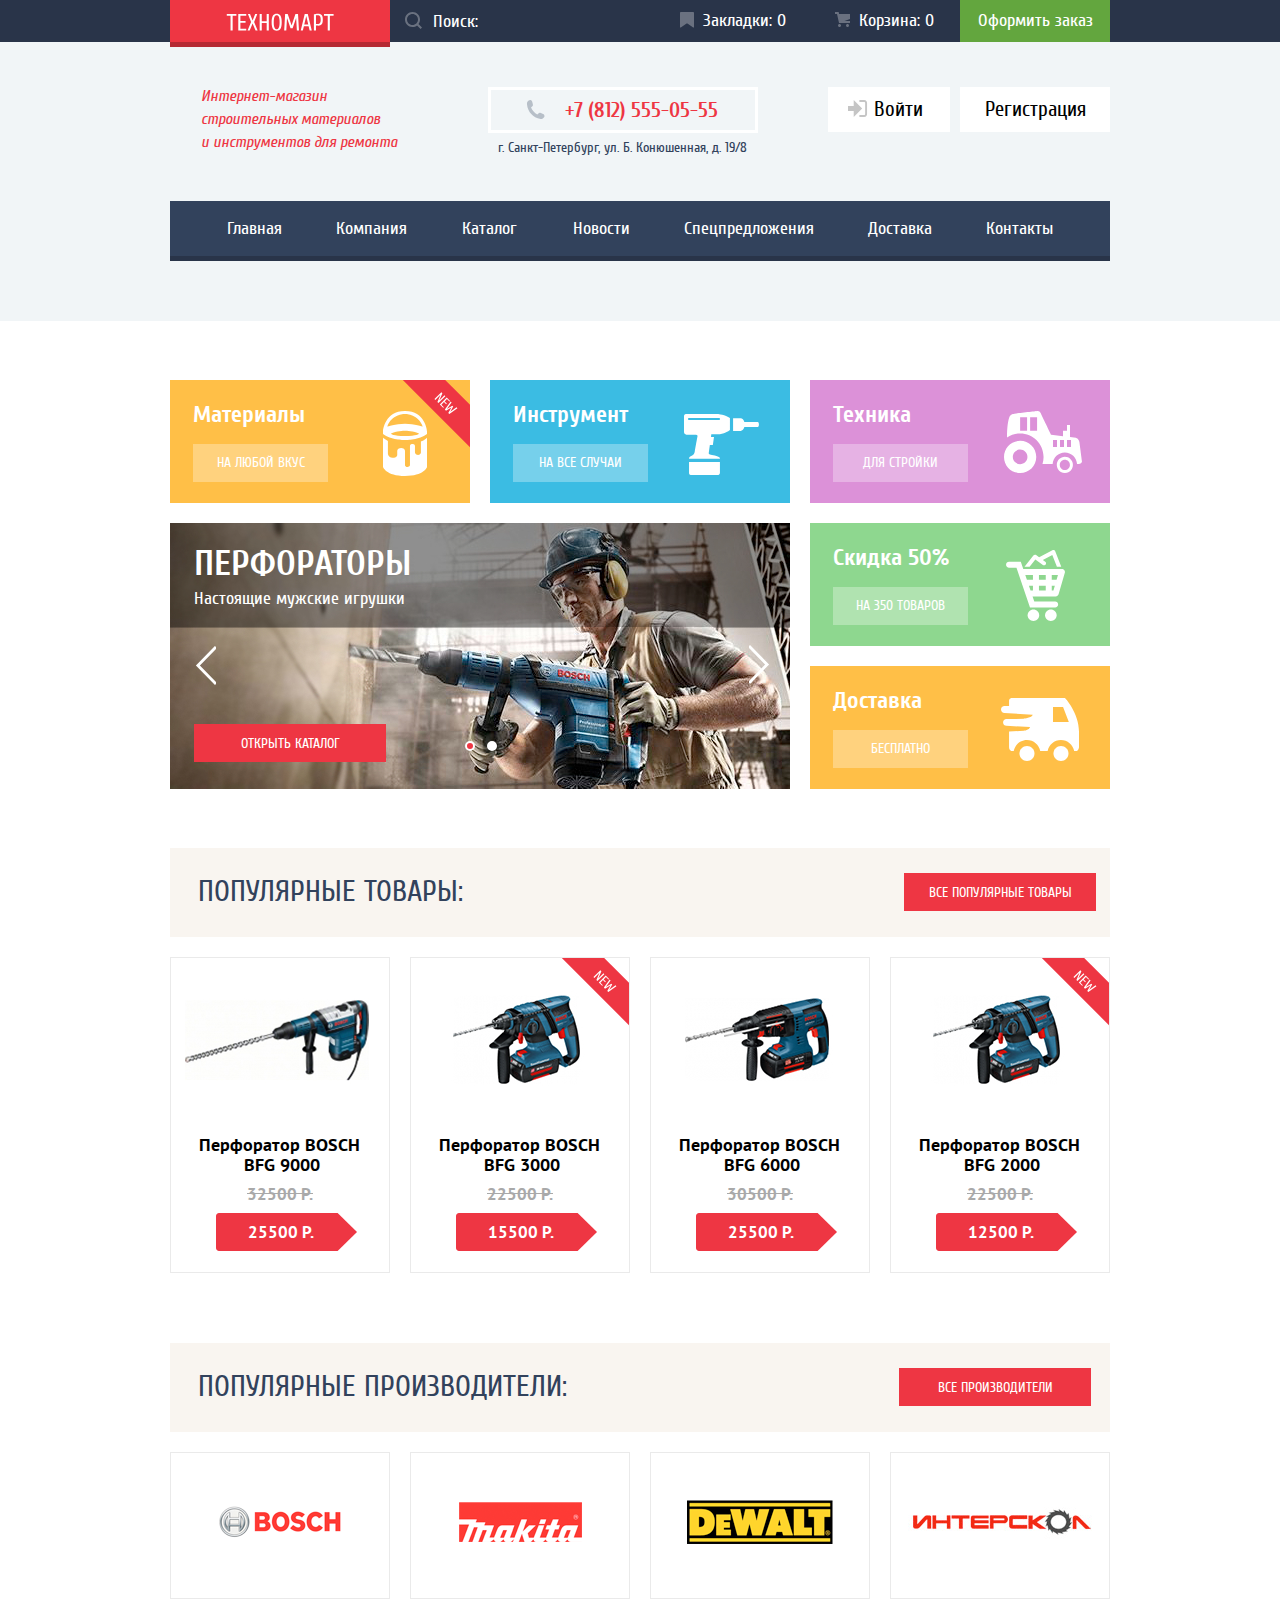
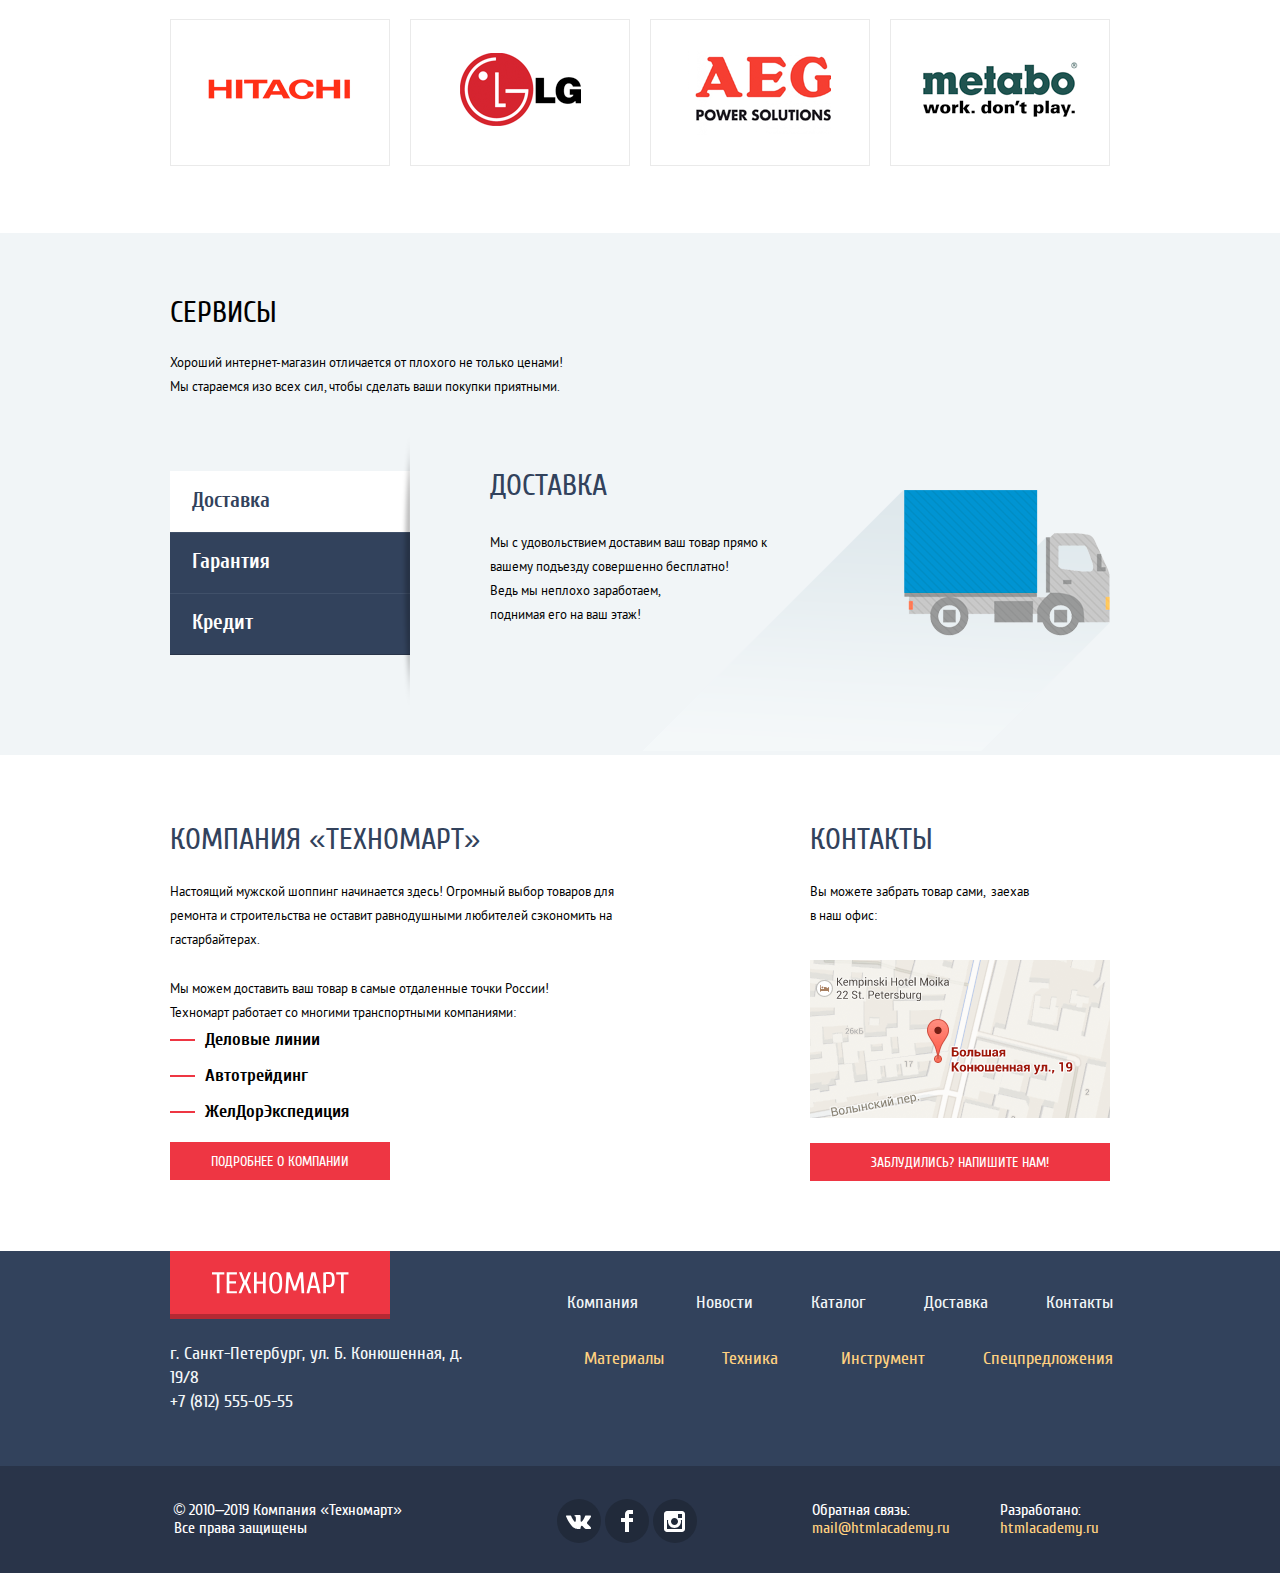
<file: index.html>
<!DOCTYPE html>
<html class="page" lang="ru">
<head>
  <meta charset="utf-8">
  <title>Интернет-магазин Техномарт</title>
  <link rel="icon" href="favicon.ico">
  <link rel="icon" href="img/favicon/icon.svg" type="image/svg+xml">
  <link rel="apple-touch-icon" href="img/favicon/180.png">
  <link rel="manifest" href="manifest.webmanifest">
  <link href="css/normalize.css" rel="stylesheet">
  <link href="css/style.min.css" rel="stylesheet">
</head>

<body class="page-body">
  <header class="main-header">
    <div class="header-wrap-top">
      <div class="header-inner-top container">
        <div class="header-inner-logo">
          <a class="header-logo">
            <img src="img/logo/logo.svg" width="108" height="18" alt="Техномарт">
          </a>
        </div>

        <div class="header-inner-search">
          <form class="header-form-search" action="https://echo.htmlacademy.ru" method="get">
            <input id="search-field" class="header-form-input" type="text" name="search" placeholder="Поиск:">
            <label for="search-field" aria-label="Поле поиска"></label>
          </form>
        </div>

        <div class="header-inner-user-block">
          <a class="header-bookmark" href="blank.html">Закладки: <span class="bookmark-amount">0</span></a>
          <a class="header-basket" href="blank.html">Корзина: <span class="basket-amount">0</span></a>
          <a class="button-order" href="blank.html">Оформить заказ</a>
        </div>
      </div>
    </div>

    <div class="header-wrap-middle">
      <div class="header-inner-middle container">
        <h1 class="main-title">Интернет-магазин строительных материалов  и&nbsp;инструментов для ремонта</h1>

        <div class="header-inner-contacts">
          <a class="header-phone-number" href="tel:+78125550555">+7 (812) 555-05-55</a>
          <p class="header-address">г. Санкт-Петербург, ул. Б. Конюшенная, д. 19/8</p>
        </div>

        <div class="header-inner-login">
          <a class="button-login button-signin" href="blank.html">Войти</a>
          <a class="button-login" href="blank.html">Регистрация</a>
        </div>
      </div>

      <nav class="site-navigation container">
        <ul class="site-nav-list">
          <li class="site-nav-item">
            <a class="site-nav-link" href="#">Главная</a>
          </li>
          <li class="site-nav-item">
            <a class="site-nav-link" href="blank.html">Компания</a>
          </li>
          <li class="site-nav-item">
            <a class="site-nav-link" href="catalog.html">Каталог</a>
          </li>
          <li class="site-nav-item">
            <a class="site-nav-link" href="blank.html">Новости</a>
          </li>
          <li class="site-nav-item">
            <a class="site-nav-link" href="blank.html">Спецпредложения</a>
          </li>
          <li class="site-nav-item">
            <a class="site-nav-link" href="blank.html">Доставка</a>
          </li>
          <li class="site-nav-item">
            <a class="site-nav-link" href="blank.html">Контакты</a>
          </li>
        </ul>
      </nav>
    </div>
  </header>

  <main>
    <section class="products container">
      <h2 class="visually-hidden">Товары и услуги</h2>
      <ul class="products-list">
        <li class="product-item">
          <h3>Материалы</h3>
          <a class="product-link" href="blank.html">На любой вкус</a>
        </li>
        <li class="product-item">
          <h3>Инструмент</h3>
          <a class="product-link"  href="blank.html">На все случаи</a>
        </li>
        <li class="product-item">
          <h3>Техника</h3>
          <a class="product-link"  href="blank.html">Для стройки</a>
        </li>
      </ul>

      <ul class="features-list">
        <li class="feature-item">
          <h3>Скидка 50%</h3>
          <a class="product-link" href="blank.html">На 350 товаров</a>
        </li>
        <li class="feature-item">
          <h3>Доставка</h3>
          <a class="product-link" href="blank.html">Бесплатно</a>
        </li>
      </ul>

      <div class="slider">
        <div class="slide slide-one">
          <div class="inner-slide-title">
            <h3>Перфораторы</h3>
            <p>Настоящие мужские игрушки</p>
          </div>
          <a class="button" href="catalog.html">Открыть каталог</a>
        </div>
        <div class="slide slide-two">
          <div class="inner-slide-title">
            <h3>Дрели</h3>
            <p>Соседям на радость!</p>
          </div>
          <a class="button" href="catalog.html">Открыть каталог</a>
        </div>
        <div class="slider-control-middle">
          <button class="btn-middle-back" type="button" aria-label="Назад"></button>
          <button class="btn-middle-forward" type="button" aria-label="Вперед"></button>
        </div>
        <div class="slider-control-bottom">
          <button class="btn-bottom" id="1" type="button" aria-label="Назад"></button>
          <button class="btn-bottom" id="2" type="button" aria-label="Назад"></button>
        </div>
      </div>
    </section>

    <section class="populars_goods container">
      <div class="wrap-title wrap-title-main">
        <h2 class="title title-main">Популярные товары:</h2>
        <a class="button button-main" href="blank.html">Все популярные товары</a>
      </div>
      <ul class="goods-list">
        <li class="goods-item" tabindex="0">
          <img src="img/puncher-9000.jpg" width="184" height="164" alt="">
          <h3>Перфоратор BOSCH BFG 9000</h3>
          <p class="price old-price"><del>32500 Р.</del></p>
          <p class="price new-price">25500 Р.</p>
          <div class="inner-button-goods">
            <a class="button-goods button-buy"  href="blank.html">Купить</a>
            <a class="button-goods button-bookmark" href="blank.html">В закладки</a>
          </div>
        </li>
        <li class="goods-item new-goods" tabindex="0">
          <span class="visually-hidden">Новый товар</span>
          <img src="img/puncher-3000-2000.jpg" width="184" height="164" alt="">
          <h3>Перфоратор BOSCH BFG 3000</h3>
          <p class="price old-price"><del>22500 Р.</del></p>
          <p class="price new-price">15500 Р.</p>
          <div class="inner-button-goods">
            <a class="button-goods button-buy" href="blank.html">Купить</a>
            <a class="button-goods button-bookmark" href="blank.html">В закладки</a>
          </div>
        </li>
        <li class="goods-item" tabindex="0">
          <img src="img/puncher-6000.jpg" width="184" height="164" alt="">
          <h3>Перфоратор BOSCH BFG 6000</h3>
          <p class="price old-price"><del>30500 Р.</del></p>
          <p class="price new-price">25500 Р.</p>
          <div class="inner-button-goods">
            <a class="button-goods button-buy" href="blank.html">Купить</a>
            <a class="button-goods button-bookmark" href="blank.html">В закладки</a>
          </div>
        </li>
        <li class="goods-item new-goods" tabindex="0">
          <span class="visually-hidden">Новый товар</span>
          <img src="img/puncher-3000-2000.jpg" width="184" height="164" alt="">
          <h3>Перфоратор BOSCH BFG 2000</h3>
          <p class="price old-price"><del>22500 Р.</del></p>
          <p class="price new-price">12500 Р.</p>
          <div class="inner-button-goods">
            <a class="button-goods button-buy" href="blank.html">Купить</a>
            <a class="button-goods button-bookmark" href="blank.html">В закладки</a>
          </div>
        </li>
      </ul>
    </section>

    <section class="manufacturers container">
      <div class="wrap-title wrap-title-main">
        <h2 class="title title-main">Популярные производители:</h2>
        <a class="button button-main button-manufacturers" href="blank.html">Все производители</a>
      </div>
      <ul class="manufacturers-list">
        <li class="manufacturers-item">
          <a class="manufacturers-link" href="blank.html">
            <img src="img/logo/logo-bosch.png" width="210" height="100" alt="Bosch">
          </a>
        </li>
        <li class="manufacturers-item">
          <a class="manufacturers-link" href="blank.html">
            <img src="img/logo/logo-makita.png" width="210" height="100" alt="Makita">
          </a>
        </li>
        <li class="manufacturers-item">
          <a class="manufacturers-link" href="blank.html">
            <img src="img/logo/logo-dewalt.png" width="210" height="100" alt="DeWALT">
          </a>
        </li>
        <li class="manufacturers-item">
          <a class="manufacturers-link" href="blank.html">
            <img src="img/logo/logo-interscol.png" width="210" height="100" alt="Интерскол">
          </a>
        </li>
        <li class="manufacturers-item">
          <a class="manufacturers-link" href="blank.html">
            <img src="img/logo/logo-hitachi.png" width="210" height="100"  alt="Hitachi">
          </a>
        </li>
        <li class="manufacturers-item">
          <a class="manufacturers-link" href="blank.html">
            <img src="img/logo/logo-lg.png" width="210" height="100" alt="LG">
          </a>
        </li>
        <li class="manufacturers-item">
          <a class="manufacturers-link" href="blank.html">
            <img src="img/logo/logo-aeg.png" width="210" height="100" alt="AEG">
          </a>
        </li>
        <li class="manufacturers-item">
          <a class="manufacturers-link" href="blank.html">
            <img src="img/logo/logo-metabo.png" width="210" height="100" alt="Metabo">
          </a>
        </li>
      </ul>
    </section>

    <section class="services">
      <div class="container">
        <h2 class="title title-services">Сервисы</h2>
        <p class="text text-services">Хороший интернет-магазин отличается от плохого не только ценами!
        Мы стараемся изо всех сил, чтобы сделать ваши покупки приятными.</p>

        <div class="slider-area-services">
          <div class="control-services">
            <button class="button-service button-service-active" id="3" type="button">Доставка</button>
            <button class="button-service" id="4" type="button">Гарантия</button>
            <button class="button-service" id="5" type="button">Кредит</button>
          </div>

          <div class="slider-services">
            <div class="slide-service slide-delivery slide-current">
              <div class="slide-description">
                <div class="slide-text">
                  <h3 class="title slide-title">Доставка</h3>
                  <p class="text">Мы с удовольствием доставим ваш товар прямо
                  к вашему подъезду совершенно бесплатно!</p>
                  <p class="text">Ведь мы неплохо заработаем,<br>
                  поднимая его на ваш этаж!</p>
                </div>
                <img src="img/service-delivery.png" width="468" height="261" alt="">
              </div>
            </div>
            <div class="slide-service">
              <div class="slide-description slide-guarantee">
                <div class="slide-text text-guarantee">
                  <h3 class="title slide-title">Гарантия</h3>
                  <p class="text">Если купленный у нас товар поломается или заискрит,  &nbsp; а также в случае пожара, спровоцированного его возгоранием, вы всегда можете быть уверены в нашей гарантии. Мы обменяем сгоревший товар на новый. </p>
                  <p class="text">Дом уж восстановите как-нибудь сами.</p>
                </div>
                <img src="img/service-guarantee.png" width="389" height="283" alt="">
              </div>
            </div>
            <div class="slide-service ">
              <div class="slide-description slide-credit">
                <div class="slide-text text-credit">
                  <h3 class="title slide-title">Кредит</h3>
                  <p class="text">Залезть в долговую яму стало проще!</p>
                  <p class="text"> Кредитные консультанты придут вам на помощь.</p>
                  <a class="button" href="#">Отправить заявку</a>
                </div>
                <img src="img/service-credit.png" width="465" height="285" alt="">
              </div>
            </div>
          </div>
        </div>
      </div>
    </section>

    <div class="about-wrapper container">
      <section class="about">
        <h2 class="title">КОМПАНИЯ «Техномарт»</h2>
        <p class="text text-about">Настоящий мужской шоппинг начинается здесь! Огромный выбор товаров для ремонта и строительства не оставит равнодушными любителей сэкономить на гастарбайтерах.</p>
        <p class="text text-about-delivery">Мы можем доставить ваш товар в самые отдаленные точки России!&nbsp;
        Техномарт работает со многими транспортными компаниями:</p>

        <ul class="about-list">
          <li class="about-item">
            <b>Деловые линии</b>
          </li>
          <li class="about-item">
            <b>Автотрейдинг</b>
          </li>
          <li class="about-item">
            <b>ЖелДорЭкспедиция</b>
          </li>
        </ul>

        <a class="button button-about" href="#">Подробнее о компании</a>
      </section>

      <section class="contacts">
        <h2 class="title">Контакты</h2>
        <p class="text">Вы можете забрать товар сами,&nbsp;
        заехав в наш офис:</p>
        <a class="map-link" href="https://yandex.ru/maps/2/saint-petersburg/house/bolshaya_konyushennaya_ulitsa_19_8/Z0kYdQVjSEQPQFtjfXVyeXpgYQ==/?ll=30.323117%2C59.938635&z=16.49">
          <img src="img/map.png" width="300" height="158" alt="Санкт-Петербург, ул. Б. Конюшенная, д. 19/8">
        </a>
        <a class="button button-contacts" href="blank.html">Заблудились? Напишите нам!</a>
      </section>
    </div>
  </main>

  <footer class="main-footer">
    <div class="footer-wrap-top">
      <div class="footer-inner-top container">
        <div class="footer-inner-left">
          <div class="footer-inner-logo">
            <a class="footer-logo">
              <img src="img/logo/logo-footer.svg" width="138" height="23" alt="Техномарт">
            </a>
          </div>

          <div class="footer-inner-contacts">
            <p class="footer-address">г. Санкт-Петербург, ул. Б. Конюшенная, д. 19/8</p>
            <a class="footer-phone-number" href="tel:+78125550555">+7 (812) 555-05-55</a>
          </div>
        </div>
        <div class="footer-nav">
          <ul class="footer-nav-list">
            <li class="footer-nav-item">
              <a class="footer-nav-link" href="blank.html">Компания</a>
            </li>
            <li class="footer-nav-item">
              <a class="footer-nav-link" href="blank.html">Новости</a>
            </li>
            <li class="footer-nav-item">
              <a class="footer-nav-link" href="catalog.html">Каталог</a>
            </li>
            <li class="footer-nav-item">
              <a class="footer-nav-link" href="blank.html">Доставка</a>
            </li>
            <li class="footer-nav-item">
              <a class="footer-nav-link" href="blank.html">Контакты</a>
            </li>
          </ul>

         <ul class="footer-categories-list">
          <li class="footer-category-item">
            <a class="footer-category-link" href="blank.html">Материалы</a>
          </li>
          <li class="footer-category-item">
            <a class="footer-category-link" href="blank.html">Техника</a>
          </li>
          <li class="footer-category-item">
            <a class="footer-category-link" href="blank.html">Инструмент</a>
          </li>
          <li class="footer-category-item">
            <a class="footer-category-link" href="blank.html">Спецпредложения</a></li>
          </ul>
        </div>
      </div>
    </div>

    <div class="footer-wrap-bottom">
      <div class="footer-inner-bottom container">
        <div class="inner-copyright">
          <p class="copy">
            © 2010–2019 Компания «Техномарт» 
            Все права защищены
          </p>
        </div>

        <ul class="social-list">
          <li class="social-item">
            <a class="social-link" href="https://vk.com/">
              <span class="visually-hidden">Вконтакте</span>
            </a>
          </li>
          <li class="social-item">
            <a class="social-link" href="https://www.facebook.com/">
              <span class="visually-hidden">Фейсбук</span>
            </a>
          </li>
          <li class="social-item">
            <a class="social-link" href="https://www.instagram.com/">
              <span class="visually-hidden">Инстаграм</span>
            </a>
          </li>
        </ul>

        <div class="inner-feedback">
          <p class="footer-feedback">
            Обратная связь:
            <a href="mailto:mail@htmlacademy.ru">mail@htmlacademy.ru</a>
          </p>
          <p class="creator">
            Разработано:
            <a href="https://htmlacademy.ru/intensive/htmlcss">htmlacademy.ru</a>
          </p>
        </div>
      </div>
    </div>
  </footer>

  <section class="modal modal-feedback">
    <h2 class="visually-hidden">Обратная связь</h2>
    <button class="modal-close" type="button" aria-label="Закрыть"></button>
    <form class="form-modal" action="https://echo.htmlacademy.ru" method="post" target="_blank">
      <div class="inner-modal">
        <p class="modal-name">
          <label class="modal-caption-name" for="name-field">Ваше имя:</label>
          <input class="field modal-name-field" type="text" id="name-field" name="user-name" placeholder="Имя Фамилия">
        </p>
        <p class="modal-email">
          <label class="modal-caption-email" for="email-field">Ваш e-mail:</label>
          <input class="field modal-email-field" type="email" id="email-field" name="user-email" placeholder="email@example.com">
        </p>
        <p class="modal-message">
          <label class="modal-caption-message" for="message-field">Текст письма:</label>
          <textarea class="field modal-message-field" id="message-field" name="user-message" placeholder="В свободной форме"></textarea>
        </p>
      </div>
      <div class="inner-modal-button">
        <button class="button button-modal" type="submit">Отправить</button>
      </div>
    </form>
  </section>

  <section class="modal modal-map">
    <h2 class="visually-hidden">Карта</h2>
    <button class="modal-close" type="button" aria-label="Закрыть"></button>
    <iframe src="https://www.google.com/maps/embed?pb=!1m18!1m12!1m3!1d1998.6037999040354!2d30.322010416394033!3d59.938716271971415!2m3!1f0!2f0!3f0!3m2!1i1024!2i768!4f13.1!3m3!1m2!1s0x4696310fca5ba729%3A0xea9c53d4493c879f!2sBolshaya+Konyushennaya+ul.%2C+19%2C+Sankt-Peterburg%2C+Russia%2C+191186!5e0!3m2!1sen!2s!4v1441888483426" width="943" height="449" allowfullscreen title="Офис компании по адресу ул. Большая Конюшенная 19/8, Санкт-Петербург"></iframe>
  </section>

  <section class="modal modal-notice">
    <h2>Товар добавлен в корзину!</h2>
    <button class="modal-close" type="button" aria-label="Закрыть"></button>
    <div class="inner-modal-button inner-button-notice">
      <a class="button button-modal-order" href="blank.html">Оформить заказ</a>
      <a class="button button-modal-notice" href="catalog.html">Продолжить покупки</a>
    </div>
  </section>
  <script src="js/script.min.js"></script>
</body>
</html>
</file>
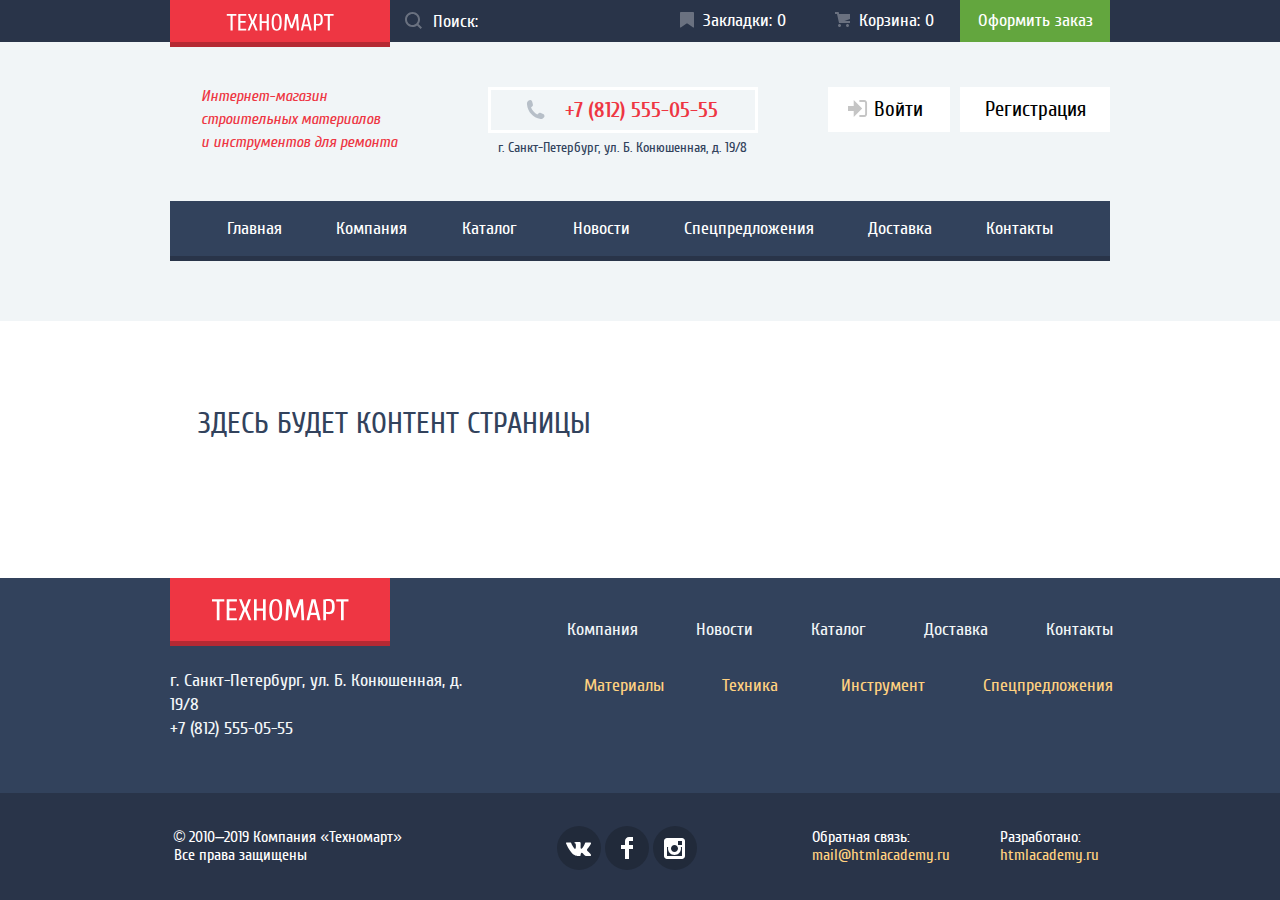
<file: blank.html>
<!DOCTYPE html>
<html class="page" lang="ru">
<head>
  <meta charset="utf-8">
  <title>Интернет-магазин Техномарт</title>
  <link rel="icon" href="favicon.ico">
  <link rel="icon" href="img/favicon/icon.svg" type="image/svg+xml">
  <link rel="apple-touch-icon" href="img/favicon/180.png">
  <link rel="manifest" href="manifest.webmanifest">
  <link href="css/normalize.css" rel="stylesheet">
  <link href="css/style.min.css" rel="stylesheet">
</head>

<body class="page-body">
  <header class="main-header">
    <div class="header-wrap-top">
      <div class="header-inner-top container">
        <div class="header-inner-logo">
          <a class="header-logo">
            <img src="img/logo/logo.svg" width="108" height="18" alt="Техномарт">
          </a>
        </div>

        <div class="header-inner-search">
          <form class="header-form-search" action="https://echo.htmlacademy.ru" method="get">
            <input id="search-field" class="header-form-input" type="text" name="search" placeholder="Поиск:">
            <label for="search-field" aria-label="Поле поиска"></label>
          </form>
        </div>

        <div class="header-inner-user-block">
          <a class="header-bookmark" href="blank.html">Закладки: <span class="bookmark-amount">0</span></a>
          <a class="header-basket" href="blank.html">Корзина: <span class="basket-amount">0</span></a>
          <a class="button-order" href="blank.html">Оформить заказ</a>
        </div>
      </div>
    </div>

    <div class="header-wrap-middle">
      <div class="header-inner-middle container">
        <h1 class="main-title">Интернет-магазин строительных материалов  и&nbsp;инструментов для ремонта</h1>

        <div class="header-inner-contacts">
          <a class="header-phone-number" href="tel:+78125550555">+7 (812) 555-05-55</a>
          <p class="header-address">г. Санкт-Петербург, ул. Б. Конюшенная, д. 19/8</p>
        </div>

        <div class="header-inner-login">
          <a class="button-login button-signin" href="blank.html">Войти</a>
          <a class="button-login" href="blank.html">Регистрация</a>
        </div>
      </div>

      <nav class="site-navigation container">
        <ul class="site-nav-list">
          <li class="site-nav-item">
            <a class="site-nav-link" href="index.html">Главная</a>
          </li>
          <li class="site-nav-item">
            <a class="site-nav-link" href="blank.html">Компания</a>
          </li>
          <li class="site-nav-item">
            <a class="site-nav-link" href="catalog.html">Каталог</a>
          </li>
          <li class="site-nav-item">
            <a class="site-nav-link" href="blank.html">Новости</a>
          </li>
          <li class="site-nav-item">
            <a class="site-nav-link" href="blank.html">Спецпредложения</a>
          </li>
          <li class="site-nav-item">
            <a class="site-nav-link" href="blank.html">Доставка</a>
          </li>
          <li class="site-nav-item">
            <a class="site-nav-link" href="blank.html">Контакты</a>
          </li>
        </ul>
      </nav>
    </div>
  </header>

  <main class="container">
    <h2 class="title">Здесь будет контент страницы</h2>
  </main>

  <footer class="main-footer">
    <div class="footer-wrap-top">
      <div class="footer-inner-top container">
        <div class="footer-inner-left">
          <div class="footer-inner-logo">
            <a class="footer-logo">
              <img src="img/logo/logo-footer.svg" width="138" height="23" alt="Техномарт">
            </a>
          </div>

          <div class="footer-inner-contacts">
            <p class="footer-address">г. Санкт-Петербург, ул. Б. Конюшенная, д. 19/8</p>
            <a class="footer-phone-number" href="tel:+78125550555">+7 (812) 555-05-55</a>
          </div>
        </div>
        <div class="footer-nav">
          <ul class="footer-nav-list">
            <li class="footer-nav-item">
              <a class="footer-nav-link" href="blank.html">Компания</a>
            </li>
            <li class="footer-nav-item">
              <a class="footer-nav-link" href="blank.html">Новости</a>
            </li>
            <li class="footer-nav-item">
              <a class="footer-nav-link" href="catalog.html">Каталог</a>
            </li>
            <li class="footer-nav-item">
              <a class="footer-nav-link" href="blank.html">Доставка</a>
            </li>
            <li class="footer-nav-item">
              <a class="footer-nav-link" href="blank.html">Контакты</a>
            </li>
          </ul>

         <ul class="footer-categories-list">
          <li class="footer-category-item">
            <a class="footer-category-link" href="blank.html">Материалы</a>
          </li>
          <li class="footer-category-item">
            <a class="footer-category-link" href="blank.html">Техника</a>
          </li>
          <li class="footer-category-item">
            <a class="footer-category-link" href="blank.html">Инструмент</a>
          </li>
          <li class="footer-category-item">
            <a class="footer-category-link" href="blank.html">Спецпредложения</a></li>
          </ul>
        </div>
      </div>
    </div>

    <div class="footer-wrap-bottom">
      <div class="footer-inner-bottom container">
        <div class="inner-copyright">
          <p class="copy">
            © 2010–2019 Компания «Техномарт» 
            Все права защищены
          </p>
        </div>

        <ul class="social-list">
          <li class="social-item">
            <a class="social-link" href="https://vk.com/">
              <span class="visually-hidden">Вконтакте</span>
            </a>
          </li>
          <li class="social-item">
            <a class="social-link" href="https://www.facebook.com/">
              <span class="visually-hidden">Фейсбук</span>
            </a>
          </li>
          <li class="social-item">
            <a class="social-link" href="https://www.instagram.com/">
              <span class="visually-hidden">Инстаграм</span>
            </a>
          </li>
        </ul>

        <div class="inner-feedback">
          <p class="footer-feedback">
            Обратная связь:
            <a href="mailto:mail@htmlacademy.ru">mail@htmlacademy.ru</a>
          </p>
          <p class="creator">
            Разработано:
            <a href="https://htmlacademy.ru/intensive/htmlcss">htmlacademy.ru</a>
          </p>
        </div>
      </div>
    </div>
  </footer>
</body>
</html>
</file>
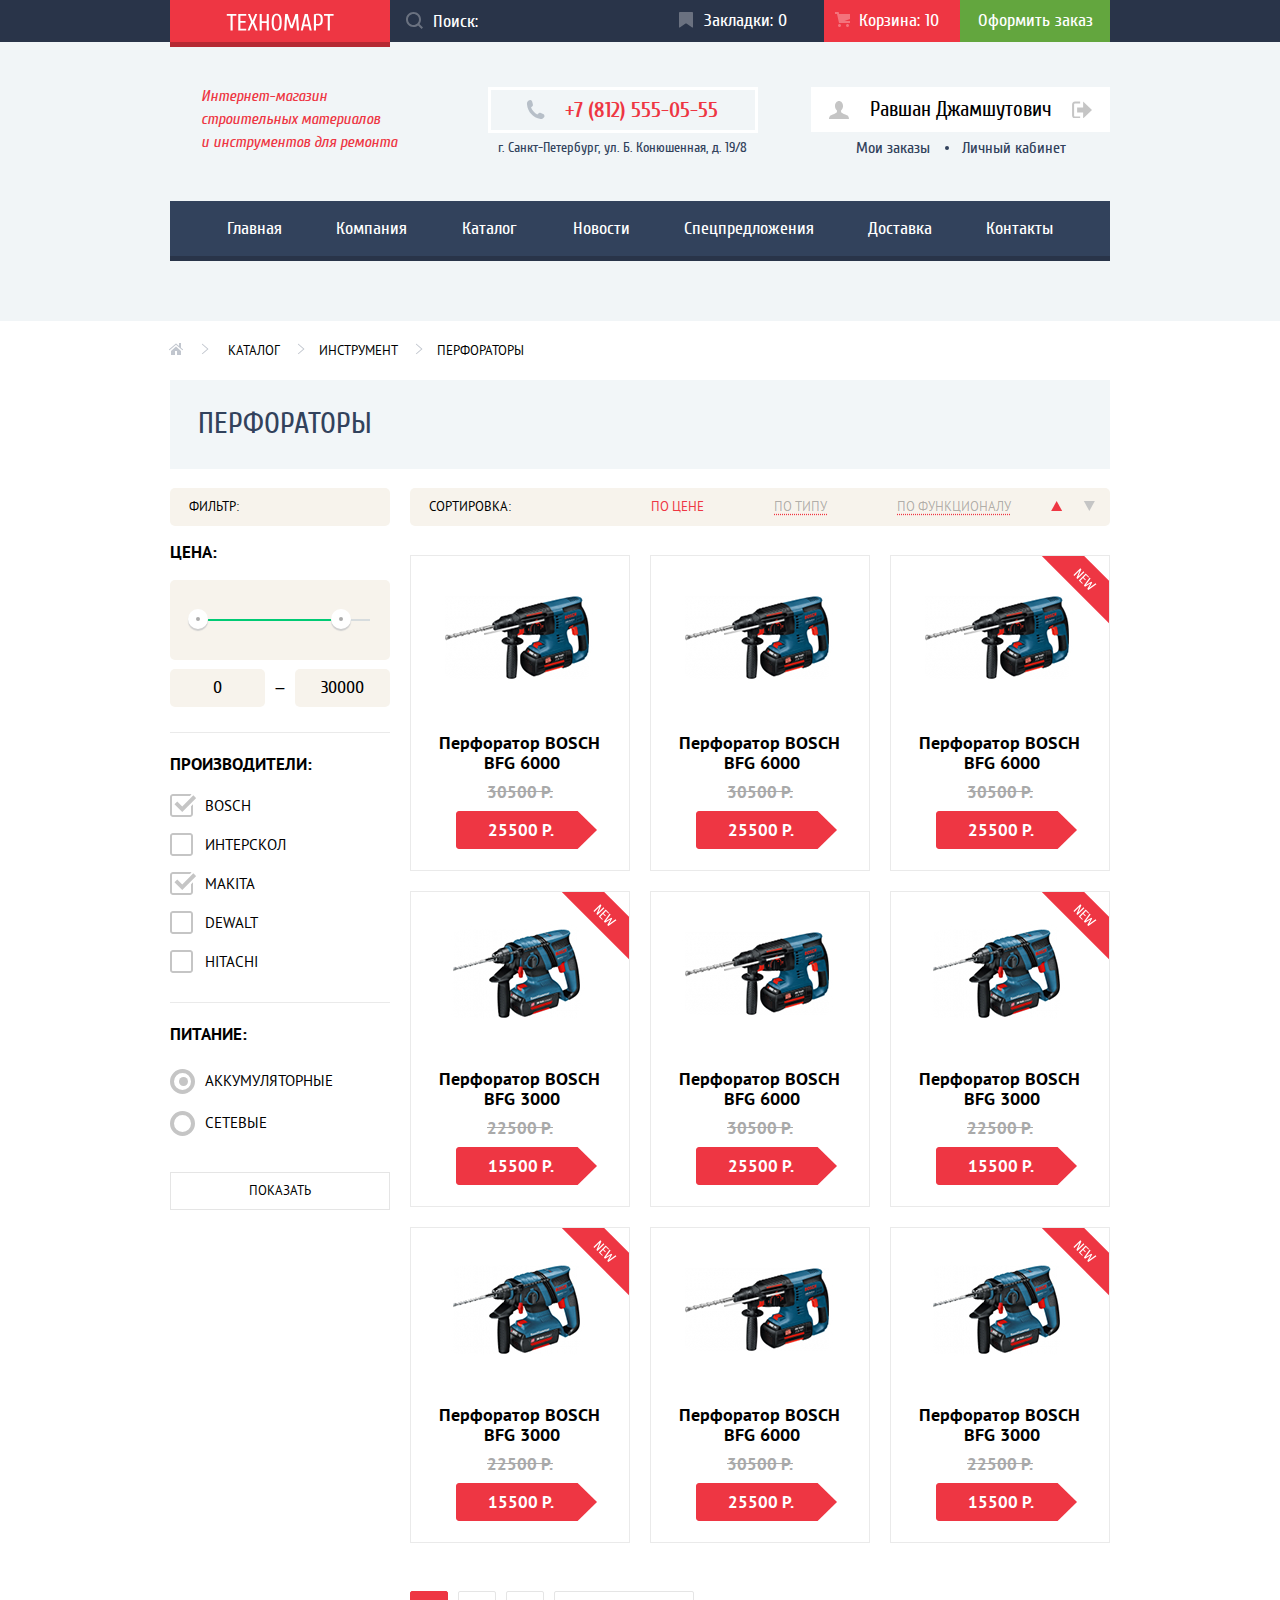
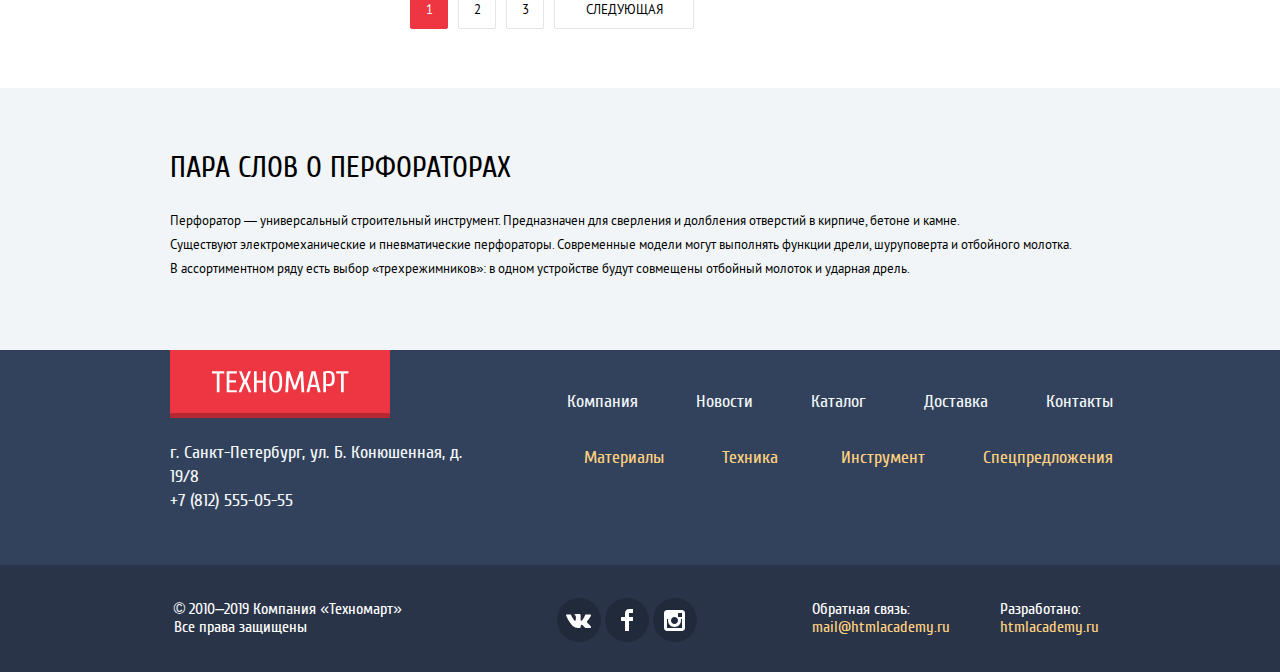
<file: catalog.html>
<!DOCTYPE html>
<html class="page" lang="ru">
<head>
  <meta charset="utf-8">
  <title>Каталог-Интернет-магазин Техномарт</title>
  <link rel="icon" href="favicon.ico">
  <link rel="icon" href="img/favicon/icon.svg" type="image/svg+xml">
  <link rel="apple-touch-icon" href="img/favicon/180.png">
  <link rel="manifest" href="manifest.webmanifest">
  <link href="css/normalize.css" rel="stylesheet">
  <link href="css/style.min.css" rel="stylesheet">
</head>

<body class="page-body">
  <header class="main-header header-catalog">
    <div class="header-wrap-top">
      <div class="header-inner-top container">
        <div class="header-inner-logo logo-catalog">
          <a class="header-logo" href="index.html">
            <img src="img/logo/logo.svg" width="108" height="18" alt="Техномарт">
          </a>
        </div>

        <div class="header-inner-search">
          <form class="header-form-search" action="https://echo.htmlacademy.ru" method="get">
            <input id="search-field" class="header-form-input" type="text" name="search" placeholder="Поиск:">
            <label for="search-field" aria-label="Поле поиска"></label>
          </form>
        </div>

        <div class="header-inner-user-block">
          <a class="header-bookmark header-bookmark-catalog" href="blank.html">Закладки: <span class="bookmark-amount">0</span></a>
          <a class="header-basket basket-complete"  href="blank.html">Корзина: <span class="basket-amount">10</span></a>
          <a class="button-order" href="blank.html">Оформить заказ</a>
        </div>
      </div>
    </div>

    <div class="header-wrap-middle">
      <div class="header-inner-middle container">
        <p class="main-title">Интернет-магазин строительных материалов  и&nbsp;инструментов для ремонта</p>

        <div class="header-inner-contacts">
          <a class="header-phone-number" href="tel:+78125550555">+7 (812) 555-05-55</a>
          <p class="header-address">г. Санкт-Петербург, ул. Б. Конюшенная, д. 19/8</p>
        </div>

        <div class="header-inner-login">
          <div class="login-name">
            <a class="login-name-link" href="blank.html">Равшан Джамшутович</a>
            <a class="logout-link" href="blank.html">
              <span class="visually-hidden">Выход</span>
            </a>
          </div>
          <div class="login-control">
            <a href="blank.html">Мои заказы</a>
            <a href="blank.html">Личный кабинет</a>
          </div>
        </div>
      </div>

      <nav class="site-navigation container">
        <ul class="site-nav-list">
          <li class="site-nav-item">
            <a class="site-nav-link" href="index.html">Главная</a>
          </li>
          <li class="site-nav-item">
            <a class="site-nav-link" href="blank.html">Компания</a>
          </li>
          <li class="site-nav-item">
            <a class="site-nav-link" href="blank.html">Каталог</a>
          </li>
          <li class="site-nav-item">
            <a class="site-nav-link" href="blank.html">Новости</a>
          </li>
          <li class="site-nav-item">
            <a class="site-nav-link" href="blank.html">Спецпредложения</a>
          </li>
          <li class="site-nav-item">
            <a class="site-nav-link" href="blank.html">Доставка</a>
          </li>
          <li class="site-nav-item">
            <a class="site-nav-link" href="blank.html">Контакты</a>
          </li>
        </ul>
      </nav>
    </div>
  </header>

  <main>
    <div class="heading-inner-catalog container">
      <div class="wrap-title wrap-title-catalog wrap-title-grid">
        <h1 class="title title-main">Перфораторы</h1>
      </div>
      <ul class="breadcrumbs-list">
        <li class="breadcrumbs-item">
          <a href="index.html" aria-label="Главная"></a>
        </li>
        <li class="breadcrumbs-item">
          <a href="blank.html">Каталог</a>
        </li>
        <li class="breadcrumbs-item">
          <a href="blank.html">Инструмент</a>
        </li>
        <li class="breadcrumbs-item">
          <a>Перфораторы</a>
        </li>
      </ul>
    </div>
    <div class="catalog-wrapper container">
      <section class="filter">
        <div class="inner-filter">
          <h2>Фильтр:</h2>
        </div>
        <form action="https://echo.htmlacademy.ru" method="get" target="_blank">
          <fieldset class="price-filter">
            <legend class="filter-title">Цена:</legend>
            <div class="range-filter">
              <div class="range-controls">
                <div class="scale">
                  <div class="bar" style="width: 80%; margin-left: 0%"></div>
                </div>
                <div class="toogle toogle-min" tabindex="0" style="left: 8%"></div>
                <div class="toogle toogle-max" tabindex="0" style="left: 73%"></div>
              </div>
              <div class="price-controls">
                <label class="min-price">
                  <input type="number" name="min-price" value="0">
                </label>
                <span class="price-dash">&ndash;</span>
                <label class="max-price">
                  <input type="number" name="max-price" value="30000">
                </label>
              </div>
            </div>
          </fieldset>
          <fieldset class="manufacturers-filter">
            <legend class="filter-title">Производители:</legend>
            <ul class="filter-list">
              <li class="filter-item">
                <input class="visually-hidden filter-input-checkbox" type="checkbox" name="bosch" id="filter-bosch" checked>
                <label for="filter-bosch">BOSCH</label>
              </li>
              <li class="filter-item" >
                <input class="visually-hidden filter-input-checkbox" type="checkbox" name="interscol" id="filter-interscol">
                <label for="filter-interscol">Интерскол</label>
              </li>
              <li class="filter-item">
                <input class="visually-hidden filter-input-checkbox" type="checkbox" name="makita" id="filter-makita" checked>
                <label for="filter-makita">Makita</label>
              </li>
              <li class="filter-item">
                <input class="visually-hidden filter-input-checkbox" type="checkbox" name="dewalt" id="filter-dewalt">
                <label for="filter-dewalt">Dewalt</label>
              </li>
              <li class="filter-item">
                <input class="visually-hidden filter-input-checkbox" type="checkbox" name="hitachi" id="filter-hitachi">
                <label for="filter-hitachi">Hitachi</label>
              </li>
            </ul>
          </fieldset>
          <fieldset>
            <legend class="filter-title filter-title-power">Питание:</legend>
            <ul class="filter-list">
              <li class="filter-item filter-item-battery">
                <input class="visually-hidden filter-input-radio" type="radio" name="power-group" id="filter-battery" value="battery" checked>
                <label  for="filter-battery">Аккумуляторные</label>
              </li>
              <li class="filter-item">
                <input class="visually-hidden filter-input-radio" type="radio" name="power-group" id="filter-network" value="network">
                <label for="filter-network">Сетевые</label>
              </li>
            </ul>
          </fieldset>
          <button class="button-filter" type="submit">Показать</button>
        </form>
      </section>

      <section class="sorting">
        <div class="inner-sorting">
          <h2>Сортировка:</h2>
          <ul class="sorting-list">
            <li class="sorting-item sorting-item-active">
              <a href="#">По цене</a>
            </li>
            <li class="sorting-item">
              <a href="#">По типу</a>
            </li>
            <li class="sorting-item">
              <a href="#">По функционалу</a>
            </li>
            <li class="sorting-item">
              <a class="sorting-trg-link trg-active" href="#" aria-label="По возрастанию">
                <svg aria-hidden="true" focusable="false"  width="12" height="10" viewBox="0 0 12 10" fill="none" xmlns="http://www.w3.org/2000/svg">
                  <path d="M5.66241 0L11.1624 10L0.162415 10" fill="#C5C5C5"/>
                </svg>
              </a>
            </li>
            <li class="sorting-item">
              <a class="sorting-trg-link sorting-down-link" href="#" aria-label="По убыванию">
                <svg aria-hidden="true" focusable="false"  width="12" height="10" viewBox="0 0 12 10" fill="none" xmlns="http://www.w3.org/2000/svg">
                  <path d="M5.66241 0L11.1624 10L0.162415 10" fill="#C5C5C5"/>
                </svg>
              </a>
            </li>
          </ul>
        </div>
      </section>

      <section class="goods">
        <h2 class="visually-hidden">Список перфораторов</h2>
        <ul class="goods-list goods-list-catalog">
          <li class="goods-item" tabindex="0">
            <img src="img/puncher-6000.jpg" width="184" height="164" alt="">
            <h3>Перфоратор BOSCH BFG 6000</h3>
            <p class="price old-price"><del>30500 Р.</del></p>
            <p class="price new-price">25500 Р.</p>
            <div class="inner-button-goods">
              <a class="button-goods button-buy" href="blank.html">Купить</a>
              <a class="button-goods button-bookmark" href="blank.html">В закладки</a>
            </div>
          </li>
          <li class="goods-item" tabindex="0">
            <img src="img/puncher-6000.jpg" width="184" height="164" alt="">
            <h3>Перфоратор BOSCH BFG 6000</h3>
            <p class="price old-price"><del>30500 Р.</del></p>
            <p class="price new-price">25500 Р.</p>
            <div class="inner-button-goods">
              <a class="button-goods button-buy" href="blank.html">Купить</a>
              <a class="button-goods button-bookmark" href="blank.html">В закладки</a>
            </div>
          </li>
          <li class="goods-item new-goods" tabindex="0">
            <span class="visually-hidden">Новый товар</span>
            <img src="img/puncher-6000.jpg" width="184" height="164" alt="">
            <h3>Перфоратор BOSCH BFG 6000</h3>
            <p class="price old-price"><del>30500 Р.</del></p>
            <p class="price new-price">25500 Р.</p>
            <div class="inner-button-goods">
              <a class="button-goods button-buy" href="blank.html">Купить</a>
              <a class="button-goods button-bookmark" href="blank.html">В закладки</a>
            </div>
          </li>
          <li class="goods-item new-goods" tabindex="0">
            <span class="visually-hidden">Новый товар</span>
            <img src="img/puncher-3000-2000.jpg" width="184" height="164" alt="">
            <h3>Перфоратор BOSCH BFG 3000</h3>
            <p class="price old-price"><del>22500 Р.</del></p>
            <p class="price new-price">15500 Р.</p>
            <div class="inner-button-goods">
              <a class="button-goods button-buy" href="blank.html">Купить</a>
              <a class="button-goods button-bookmark" href="blank.html">В закладки</a>
            </div>
          </li>
          <li class="goods-item" tabindex="0">
            <img src="img/puncher-6000.jpg" width="184" height="164" alt="">
            <h3>Перфоратор BOSCH BFG 6000</h3>
            <p class="price old-price"><del>30500 Р.</del></p>
            <p class="price new-price">25500 Р.</p>
            <div class="inner-button-goods">
              <a class="button-goods button-buy" href="blank.html">Купить</a>
              <a class="button-goods button-bookmark" href="blank.html">В закладки</a>
            </div>
          </li>
          <li class="goods-item new-goods" tabindex="0">
            <span class="visually-hidden">Новый товар</span>
            <img src="img/puncher-3000-2000.jpg" width="184" height="164" alt="">
            <h3>Перфоратор BOSCH BFG 3000</h3>
            <p class="price old-price"><del>22500 Р.</del></p>
            <p class="price new-price">15500 Р.</p>
            <div class="inner-button-goods">
              <a class="button-goods button-buy" href="blank.html">Купить</a>
              <a class="button-goods button-bookmark" href="blank.html">В закладки</a>
            </div>
          </li>
          <li class="goods-item new-goods" tabindex="0">
            <span class="visually-hidden">Новый товар</span>
            <img src="img/puncher-3000-2000.jpg" width="184" height="164" alt="">
            <h3>Перфоратор BOSCH BFG 3000</h3>
            <p class="price old-price"><del>22500 Р.</del></p>
            <p class="price new-price">15500 Р.</p>
            <div class="inner-button-goods">
              <a class="button-goods button-buy" href="blank.html">Купить</a>
              <a class="button-goods button-bookmark" href="blank.html">В закладки</a>
            </div>
          </li>
          <li class="goods-item" tabindex="0">
            <img src="img/puncher-6000.jpg" width="184" height="164" alt="">
            <h3>Перфоратор BOSCH BFG 6000</h3>
            <p class="price old-price"><del>30500 Р.</del></p>
            <p class="price new-price">25500 Р.</p>
            <div class="inner-button-goods">
              <a class="button-goods button-buy" href="blank.html">Купить</a>
              <a class="button-goods button-bookmark" href="blank.html">В закладки</a>
            </div>
          </li>
          <li class="goods-item new-goods" tabindex="0">
            <span class="visually-hidden">Новый товар</span>
            <img src="img/puncher-3000-2000.jpg" width="184" height="164" alt="">
            <h3>Перфоратор BOSCH BFG 3000</h3>
            <p class="price old-price"><del>22500 Р.</del></p>
            <p class="price new-price">15500 Р.</p>
            <div class="inner-button-goods">
              <a class="button-goods button-buy" href="blank.html">Купить</a>
              <a class="button-goods button-bookmark" href="blank.html">В закладки</a>
            </div>
          </li>
        </ul>

        <ul class="pagination-list">
          <li class="pagination-item pagination-item-active">
            <a>1</a>
          </li>
          <li class="pagination-item">
            <a href="#">2</a>
          </li>
          <li class="pagination-item">
            <a href="#">3</a>
          </li>
          <li class="pagination-item next-page">
            <a href="#">Следующая</a>
          </li>
        </ul>
      </section>
    </div>

    <section class="description">
      <div class="container">
        <h2 class="title title-description">ПАРА СЛОВ О ПЕРФОРАТОРАХ</h2>
        <p class="text text-catalog">Перфоратор — универсальный строительный инструмент. Предназначен для сверления и долбления отверстий в кирпиче, бетоне и камне.<br>
          Существуют электромеханические и пневматические перфораторы. Современные модели могут выполнять функции дрели, шуруповерта и отбойного молотка.<br>
        В ассортиментном ряду есть выбор «трехрежимников»: в одном устройстве будут совмещены отбойный молоток и ударная дрель.</p>
      </div>
    </section>
  </main>

  <footer class="main-footer">
    <div class="footer-wrap-top">
      <div class="footer-inner-top container">
        <div class="footer-inner-left">
          <div class="footer-inner-logo">
            <a class="footer-logo">
              <img src="img/logo/logo-footer.svg" width="138" height="23" alt="Техномарт">
            </a>
          </div>

          <div class="footer-inner-contacts">
            <p class="footer-address">г. Санкт-Петербург, ул. Б. Конюшенная, д. 19/8</p>
            <a class="footer-phone-number" href="tel:+78125550555">+7 (812) 555-05-55</a>
          </div>
        </div>
        <div class="footer-nav">
          <ul class="footer-nav-list">
            <li class="footer-nav-item">
              <a class="footer-nav-link" href="blank.html">Компания</a>
            </li>
            <li class="footer-nav-item">
              <a class="footer-nav-link" href="blank.html">Новости</a>
            </li>
            <li class="footer-nav-item">
              <a class="footer-nav-link" href="catalog.html">Каталог</a>
            </li>
            <li class="footer-nav-item">
              <a class="footer-nav-link" href="blank.html">Доставка</a>
            </li>
            <li class="footer-nav-item">
              <a class="footer-nav-link" href="blank.html">Контакты</a>
            </li>
          </ul>

          <ul class="footer-categories-list">
            <li class="footer-category-item">
              <a class="footer-category-link" href="blank.html">Материалы</a>
            </li>
            <li class="footer-category-item">
              <a class="footer-category-link" href="blank.html">Техника</a>
            </li>
            <li class="footer-category-item">
              <a class="footer-category-link" href="blank.html">Инструмент</a>
            </li>
            <li class="footer-category-item">
              <a class="footer-category-link" href="blank.html">Спецпредложения</a></li>
            </ul>

          </div>
        </div>
      </div>

      <div class="footer-wrap-bottom">
        <div class="footer-inner-bottom container">
          <div class="inner-copyright">
            <p class="copy">
              © 2010–2019 Компания «Техномарт» 
              Все права защищены
            </p>
          </div>

          <ul class="social-list">
            <li class="social-item">
              <a class="social-link" href="#">
                <span class="visually-hidden">Вконтакте</span>
              </a>
            </li>
            <li class="social-item">
              <a class="social-link" href="#">
                <span class="visually-hidden">Фейсбук</span>
              </a>
            </li>
            <li class="social-item">
              <a class="social-link" href="#">
                <span class="visually-hidden">Инстаграм</span>
              </a>
            </li>
          </ul>

          <div class="inner-feedback">
            <p class="footer-feedback">
              Обратная связь:
              <a href="mailto:mail@htmlacademy.ru">mail@htmlacademy.ru</a>
            </p>
            <p class="creator">
              Разработано:
              <a href="https://htmlacademy.ru/intensive/htmlcss">htmlacademy.ru</a>
            </p>
          </div>
        </div>
      </div>
    </footer>

    <section class="modal modal-notice">
      <h2>Товар добавлен в корзину!</h2>
      <button class="modal-close" type="button" aria-label="Закрыть"></button>
      <div class="inner-modal-button inner-button-notice">
        <a class="button button-modal-order" href="blank.html">Оформить заказ</a>
        <a class="button button-modal-notice" href="catalog.html">Продолжить покупки</a>
      </div>
    </section>
    <script src="js/script.min.js"></script>
  </body>
  </html>
</file>
<file: css/style.min.css>
@-webkit-keyframes bounce{0%{-webkit-transform:translateY(-2000px);transform:translateY(-2000px)}70%{-webkit-transform:translateY(30px);transform:translateY(30px)}90%{-webkit-transform:translateY(-10px);transform:translateY(-10px)}to{-webkit-transform:translateY(0);transform:translateY(0)}}@keyframes bounce{0%{-webkit-transform:translateY(-2000px);transform:translateY(-2000px)}70%{-webkit-transform:translateY(30px);transform:translateY(30px)}90%{-webkit-transform:translateY(-10px);transform:translateY(-10px)}to{-webkit-transform:translateY(0);transform:translateY(0)}}@-webkit-keyframes shake{0%,to{-webkit-transform:translateX(0);transform:translateX(0)}10%,30%,50%,70%,90%{-webkit-transform:translateX(-10px);transform:translateX(-10px)}20%,40%,60%,80%{-webkit-transform:translateX(10px);transform:translateX(10px)}}@keyframes shake{0%,to{-webkit-transform:translateX(0);transform:translateX(0)}10%,30%,50%,70%,90%{-webkit-transform:translateX(-10px);transform:translateX(-10px)}20%,40%,60%,80%{-webkit-transform:translateX(10px);transform:translateX(10px)}}@font-face{font-family:"Cuprum";src:url(../fonts/cuprum.woff2) format("woff2"),url(../fonts/cuprum.woff) format("woff");font-weight:400;font-style:normal}@font-face{font-family:"Cuprum";src:url(../fonts/cuprumbold.woff2) format("woff2"),url(../fonts/cuprumbold.woff) format("woff");font-weight:700;font-style:normal}@font-face{font-family:"Cuprum";src:url(../fonts/cuprumitalic.woff2) format("woff2"),url(../fonts/cuprumitalic.woff) format("woff");font-weight:400;font-style:italic}@font-face{font-family:"PT Sans";src:url(../fonts/ptsans.woff2) format("woff2"),url(../fonts/ptsans.woff) format("woff");font-weight:400;font-style:normal}@font-face{font-family:"PT Sans";src:url(../fonts/ptsansbold.woff2) format("woff2"),url(../fonts/ptsansbold.woff) format("woff");font-weight:700;font-style:normal}:root{--basic-white-rgb:255, 255, 255;--basic-white:#FFFFFF;--basic-mostly-white:#F4F4F4;--basic-light-grayish-blue:#F1F5F7;--basic-less-grayish-blue:#F3F7F9;--basic-high-grayish-blue:#F2F6F8;--basic-gray-blue:#D7DCDE;--basic-dark-blue:#293449;--basic-medium-dark-blue:#32425C;--basic-dark-desaturated-blue:#212A3A;--basic-very-dark-blue:#405069;--basic-high-dark-blue:#1D2739;--basic-bright-cyan:#3BBCE3;--basic-black-rgb:0, 0, 0;--basic-black:#000000;--basic-mostly-black:#161D29;--basic-red:#EE3643;--basic-strong-red:#BA2732;--basic-high-strong-red:#CA2C37;--basic-green:#63A63E;--basic-lime-green:#8ED78F;--basic-strong-green:#5FBB2D;--basic-high-lime-green:#00CA74;--basic-dark-green:#518534;--basic-very-dark-green:#367315;--basic-orange:#FFBF47;--basic-high-light-orange:#FFD180;--basic-light-grayish-orange:#F9F5F0;--basic-magenta:#DC91D8;--basic-gray:#A9A9A9;--basic-less-gray:#ABABAB;--basic-gray-rgb:169, 169, 169;--basic-light-gray:#C5C5C5;--basic-ligted-gray:#CFCFCF;--basic-light-gray-rgb:197, 197, 197;--basic-high-light-gray:#E5E5E5;--basic-grayish-orange:#F7F3EC;--basic-very-light-gray:#EAEAEA;--basic-high-gray:#B5B5B5}.page-body{display:-ms-grid;display:grid;-ms-grid-rows:-webkit-min-content 1fr -webkit-min-content;-ms-grid-rows:min-content 1fr min-content;grid-template-rows:-webkit-min-content 1fr -webkit-min-content;grid-template-rows:min-content 1fr min-content;-ms-flex-line-pack:start;align-content:start;min-width:940px;min-height:100%;margin:0;padding:0;font-family:"Cuprum","Arial",sans-serif;font-style:normal;font-size:18px;line-height:24px;font-weight:400;color:var(--basic-white)}a{text-decoration:none}img{max-width:100%;height:auto}.visually-hidden{position:absolute;overflow:hidden;clip:rect(0,0,0,0);width:1px;height:1px;margin:-1px;padding:0;white-space:nowrap;border:0;-webkit-clip-path:inset(100%);clip-path:inset(100%)}.page{height:100%}.container{width:940px;margin:0 auto;padding:0 10px}.main-header{margin-bottom:59px}.header-catalog{margin-bottom:17px}.header-wrap-top{background-color:var(--basic-dark-blue)}.header-inner-top{display:-ms-grid;display:grid;-ms-grid-columns:220px 1fr -webkit-max-content;-ms-grid-columns:220px 1fr max-content;grid-template-columns:220px 1fr -webkit-max-content;grid-template-columns:220px 1fr max-content;-webkit-box-align:center;-ms-flex-align:center;align-items:center}.header-basket,.header-bookmark{position:relative;display:block;padding:9px 0;text-align:center;outline:0}.header-bookmark{padding-right:24px;padding-left:43px}.header-bookmark-catalog{padding-right:37px}.header-basket{padding-right:26px;padding-left:49px}.header-inner-logo{position:relative;width:220px;min-height:42px;text-align:center;background-color:var(--basic-red)}.header-inner-logo::before{content:"";position:absolute;top:37px;right:0;width:220px;min-height:10px;background-color:var(--basic-red);-webkit-box-shadow:inset 0 -5px 0 rgba(var(--basic-black-rgb),.24);box-shadow:inset 0 -5px 0 rgba(var(--basic-black-rgb),.24)}.header-logo img{padding-top:13px}.header-inner-logo:active::before,.logo-catalog:active{background-color:var(--basic-strong-red)}.header-inner-search{position:relative}.header-form-search label{position:absolute;right:220px;top:10px;margin-left:20px}.header-form-search label::before{content:"";position:absolute;left:-35px;top:2px;width:20px;height:20px;background-image:url(../img/icons/icon-search.svg);background-repeat:no-repeat;opacity:.3}.header-form-search input{width:225px;height:42px;padding-left:43px;padding-top:0;padding-bottom:0;background-color:transparent;border:0}.header-form-search input::-webkit-input-placeholder{color:var(--basic-white)}.header-form-search input::-moz-placeholder{color:var(--basic-white)}.header-form-search input:-ms-input-placeholder{color:var(--basic-white)}.header-form-search input::-ms-input-placeholder{color:var(--basic-white)}.header-form-search input::placeholder{color:var(--basic-white)}.header-form-search input:active,.header-form-search input:focus{background-color:var(--basic-white);outline:0}.header-basket:focus::before,.header-basket:hover::before,.header-bookmark:focus::before,.header-bookmark:hover::before,.header-form-input:focus+label::before,.header-form-input:hover+label::before{opacity:1}.header-form-input:focus+label::before{background-image:url(../img/icons/icon-search-red.svg)}.header-inner-user-block{display:-webkit-box;display:-ms-flexbox;display:flex}.header-inner-user-block a{color:var(--basic-white)}.button-order{display:block;width:150px;padding:9px 0;text-align:center;background-color:var(--basic-green);outline:0}.button-order:focus,.button-order:hover{background-color:var(--basic-strong-green)}.button-order:active{color:rgba(var(--basic-white-rgb),.5)}.header-basket:active,.header-bookmark:active{background-color:var(--basic-mostly-black);opacity:.3}.header-bookmark::before{content:"";position:absolute;right:110px;bottom:10px;width:20px;height:20px;background-image:url(../img/icons/icon-bookmark.svg);background-repeat:no-repeat;opacity:.3}.header-bookmark-catalog::before{right:125px;bottom:10px}.header-basket::before{content:"";position:absolute;left:25px;bottom:10px;width:20px;height:20px;background-image:url(../img/icons/icon-cart.svg);background-repeat:no-repeat;opacity:.3}.basket-complete{padding-left:35px;padding-right:21px;background-color:var(--basic-red)}.basket-complete::before{left:11px;bottom:10px}.header-wrap-middle{padding-bottom:60px;background-color:var(--basic-light-grayish-blue)}.header-inner-middle{display:-ms-grid;display:grid;-ms-grid-columns:1fr 1fr 1fr;grid-template-columns:1fr 1fr 1fr;-webkit-box-align:center;-ms-flex-align:center;align-items:center}.main-title{width:197px;margin-bottom:47px;margin-top:43px;margin-left:31px;font-style:italic;font-size:16px;font-weight:400;line-height:23px;color:var(--basic-red)}.header-inner-login{-ms-grid-column-align:end;justify-self:end;margin-bottom:24px}.login-name-link,.logout-link{position:relative}.login-name-link::before{content:"";position:absolute;left:-41px;top:2px;width:20px;height:18px;background-image:url(../img/icons/icon-user.svg);background-repeat:no-repeat}.login-name-link:focus::before,.login-name-link:hover::before{background-image:url(../img/icons/icon-user-dark.svg)}.logout-link::after{content:"";position:absolute;right:-40px;top:2px;width:20px;height:17px;background-image:url(../img/icons/icon-logout.svg);background-repeat:no-repeat}.logout-link:focus::after,.logout-link:hover::after{background-image:url(../img/icons/icon-logout-dark.svg)}.login-name-link:active::before{background-image:url(../img/icons/icon-user.svg)}.logout-link:active::after{background-image:url(../img/icons/icon-logout.svg)}.header-inner-contacts{margin-top:24px}.header-phone-number{position:relative;display:block;width:270px;min-height:45px;padding-left:74px;padding-top:5px;padding-bottom:5px;margin-left:5px;font-weight:700;font-size:21px;line-height:30px;color:var(--basic-red);border:3px solid var(--basic-white);-webkit-box-sizing:border-box;box-sizing:border-box}.button-signin::before,.header-phone-number::before{content:"";position:absolute;left:35px;top:10px;width:20px;height:20px;background-image:url(../img/icons/icon-phone.svg);background-repeat:no-repeat}.header-address{margin-top:3px;margin-left:15px;margin-bottom:20px;font-size:14px;color:var(--basic-medium-dark-blue)}.button-login{display:inline-block;vertical-align:middle;width:150px;padding:12px 0;font-size:21px;line-height:21px;text-align:center;color:var(--basic-black);background-color:var(--basic-white);outline:0}.button-signin{position:relative;width:50px;padding-left:45px;padding-right:27px;margin-right:5px}.button-signin::before{left:20px;top:13px;background-image:url(../img/icons/icon-login.svg)}.button-login:focus,.button-login:hover,.login-control a:focus,.login-control a:hover{color:var(--basic-red)}.button-login:active,.login-control a:active,.login-name a:active{color:var(--basic-light-gray)}.button-signin:focus::before,.button-signin:hover::before{background-image:url(../img/icons/icon-login-dark.svg)}.button-signin:active::before{background-image:url(../img/icons/icon-login.svg)}.login-name{display:flex;justify-content:center;width:299px;padding-top:12px;padding-bottom:12px;margin-top:25px;text-align:center;background-color:var(--basic-white)}.login-name a{display:block;max-width:200px;font-size:21px;line-height:21px;color:var(--basic-black)}.login-control{position:relative;display:-webkit-box;display:-ms-flexbox;display:flex;-webkit-box-pack:justify;-ms-flex-pack:justify;justify-content:space-between;width:210px;margin-left:45px;margin-top:7px}.login-control::before,.site-navigation{background-color:var(--basic-medium-dark-blue)}.login-control::before{content:"";position:absolute;right:117px;top:7px;width:4px;height:4px;border-radius:50%}.login-control a{font-size:16px;line-height:18px;color:var(--basic-medium-dark-blue);outline:0}.site-navigation{width:920px;-webkit-box-shadow:inset 0 -5px 0 var(--basic-dark-blue);box-shadow:inset 0 -5px 0 var(--basic-dark-blue)}.site-nav-list{display:-ms-grid;display:grid;-ms-grid-columns:(1fr)[7];grid-template-columns:repeat(7,1fr);margin:0;padding:0;list-style:none}.site-nav-link{display:block;height:100%;padding:0 27px;margin-top:16px;margin-bottom:20px;color:var(--basic-white);outline:0}.site-nav-item{text-align:center}.site-nav-item:first-child{margin-left:20px}.site-nav-item:last-child{margin-right:20px}.site-nav-item:focus-within,.site-nav-item:hover{background-color:var(--basic-dark-blue)}.site-nav-item:active{background-color:var(--basic-high-dark-blue)}.site-nav-link:active{color:rgba(var(--basic-white-rgb),.5)}.products{display:-ms-grid;display:grid;-ms-grid-columns:300px 20px 300px 20px 300px;grid-template-columns:repeat(3,300px);-ms-grid-rows:123px 20px 123px 20px 123px;grid-template-rows:123px 123px 123px;grid-gap:20px;margin-bottom:59px}.products>:nth-child(1){-ms-grid-row:1;-ms-grid-column:1}.products>:nth-child(2){-ms-grid-row:1;-ms-grid-column:3}.products>:nth-child(3){-ms-grid-row:1;-ms-grid-column:5}.products>:nth-child(4){-ms-grid-row:3;-ms-grid-column:1}.products>:nth-child(5){-ms-grid-row:3;-ms-grid-column:3}.products>:nth-child(6){-ms-grid-row:3;-ms-grid-column:5}.products>:nth-child(7){-ms-grid-row:5;-ms-grid-column:1}.products>:nth-child(8){-ms-grid-row:5;-ms-grid-column:3}.products>:nth-child(9){-ms-grid-row:5;-ms-grid-column:5}.features-list,.products-list{margin:0;padding:0;list-style:none}.products-list{display:-ms-grid;display:grid;-ms-grid-columns:1fr 20px 1fr 20px 1fr;grid-template-columns:1fr 1fr 1fr;-webkit-column-gap:20px;-moz-column-gap:20px;column-gap:20px}.features-list{display:-ms-grid;display:grid;row-gap:20px;-ms-grid-column:3;-ms-grid-column-span:1;grid-column:3/4;-ms-grid-row:2;-ms-grid-row-span:2;grid-row:2/4}.feature-item h3,.product-item h3{max-width:150px;margin:20px 0 0 23px;font-weight:700;font-size:24px;line-height:30px}.product-link{display:block;width:135px;min-height:28px;padding-top:10px;margin-left:23px;margin-top:14px;margin-bottom:5px;font-size:14px;line-height:18px;text-align:center;color:var(--basic-white);text-transform:uppercase;background-color:rgba(var(--basic-white-rgb),.3);outline:0}.product-link:focus,.product-link:hover{background-color:rgba(var(--basic-light-gray-rgb),.3)}.product-link:active{background-color:rgba(var(--basic-gray-rgb),.3)}.feature-item,.product-item{position:relative;width:300px}.product-item:nth-child(1){background-color:var(--basic-orange)}.product-item:nth-child(1)::after{content:"";position:absolute;right:43px;top:31px;width:44px;height:65px;background-image:url(../img/icons/icon-materials.svg);background-repeat:no-repeat}.product-item:nth-child(1)::before{content:"";position:absolute;right:0;width:70px;height:70px;background-image:url(../img/label-new.svg);background-repeat:no-repeat}.product-item:nth-child(2){background-color:var(--basic-bright-cyan)}.product-item:nth-child(2)::after,.product-item:nth-child(3)::after{content:"";position:absolute;right:43px;top:34px;left:194px;width:75px;height:61px;background-image:url(../img/icons/icon-instruments.svg);background-repeat:no-repeat}.product-item:nth-child(3){background-color:var(--basic-magenta)}.product-item:nth-child(3)::after{right:31px;top:31px;width:78px;height:62px;background-image:url(../img/icons/icon-technics.svg)}.feature-item:nth-child(1){background-color:var(--basic-lime-green)}.feature-item:nth-child(1)::after,.feature-item:nth-child(2)::after{content:"";position:absolute;right:45px;top:26px;left:196px;width:59px;height:72px;background-image:url(../img/icons/icon-sales.svg);background-repeat:no-repeat}.feature-item:nth-child(2){background-color:var(--basic-orange)}.feature-item:nth-child(2)::after{right:31px;top:32px;left:191px;width:78px;height:63px;background-image:url(../img/icons/icon-delivery.svg)}.slider{position:relative;display:-ms-grid;display:grid;-ms-grid-column:1;-ms-grid-column-span:2;grid-column:1/3;-ms-grid-row:2;-ms-grid-row-span:2;grid-row:2/4}.slide{width:620px;min-height:266px;grid-column:1/-1;grid-row:1/-1;background-color:var(--basic-black)}.slide .button{margin-left:24px;margin-top:97px}.inner-slide-title{width:620px;min-height:104px;background-color:rgba(var(--basic-black-rgb),.25)}.inner-slide-title h3{margin-bottom:5px;padding-top:23px;font-weight:700;font-size:36px;line-height:36px;text-transform:uppercase}.inner-slide-title h3,.inner-slide-title p{margin-top:0;margin-left:24px}.slide-one{background:url(../img/slider-puncher.jpg) no-repeat}.slide-two{background:url(../img/slider-drill.jpg) no-repeat}.goods{grid-column:2/-1;-ms-grid-row:2;-ms-grid-row-span:1;grid-row:2/3}.goods-list{display:-ms-grid;display:grid;-ms-grid-columns:1fr 20px 1fr 20px 1fr 20px 1fr;grid-template-columns:repeat(4,1fr);grid-gap:20px;padding:0;margin:0 0 70px;list-style:none}.goods-list-catalog{-ms-grid-columns:(1fr)[3];grid-template-columns:repeat(3,1fr);margin-bottom:48px}.goods-item{position:relative;width:218px;font-family:"PT Sans","Arial",sans-serif;font-weight:700;line-height:20px;color:var(--basic-black);text-align:center;border:1px solid var(--basic-very-light-gray);outline:0}.goods-item h3{width:185px;margin:3px 18px 10px;font-size:18px}.goods-item img{width:184px;height:164px;margin-bottom:6px;margin-right:7px;-o-object-fit:contain;object-fit:contain;background-color:var(--basic-white)}.goods-item:focus,.goods-item:hover{-webkit-box-shadow:0 4px 20px rgba(var(--basic-black-rgb),.15);box-shadow:0 4px 20px rgba(var(--basic-black-rgb),.15)}.price{font-size:17px;line-height:18px}.old-price{margin-top:7px;margin-bottom:0;color:var(--basic-gray)}.new-price{padding:10px 44px 10px 0;margin-top:10px;margin-left:45px;margin-bottom:21px;color:var(--basic-white);background-image:url(../img/price-background.svg);background-repeat:no-repeat}.button-goods{width:135px;font-family:"Cuprum","Arial",sans-serif;font-size:14px;line-height:18px;font-weight:400;text-transform:uppercase}.button-buy{position:relative;display:block;width:0;padding:10px 80px 10px 55px;margin-left:41px;margin-right:44px;margin-bottom:10px;color:var(--basic-white);background-color:var(--basic-green);border-radius:2px;-webkit-box-shadow:inset 0 -3px 0 var(--basic-very-dark-green);box-shadow:inset 0 -3px 0 var(--basic-very-dark-green);outline:0}.button-buy::before{content:"";position:absolute;left:30px;width:15px;height:15px;background-image:url(../img/icons/icon-cart.svg);background-repeat:no-repeat;opacity:.3}.button-buy:focus,.button-buy:hover{background-color:var(--basic-strong-green)}.button-buy:active{background-color:var(--basic-dark-green)}.button-bookmark{display:block;padding:7px 0;margin-left:41px;margin-right:44px;color:var(--basic-medium-dark-blue);border:3px solid var(--basic-green);-webkit-box-sizing:border-box;box-sizing:border-box;outline:0}.inner-button-goods{position:absolute;top:37px;visibility:hidden;width:200px;min-height:125px;background-color:var(--basic-white)}.goods-item:focus-within .inner-button-goods,.goods-item:hover .inner-button-goods{visibility:visible}.button-bookmark:focus,.button-bookmark:hover{border-color:var(--basic-medium-dark-blue)}.button-bookmark:active{opacity:.5}.new-goods::before{content:"";position:absolute;right:0;z-index:1;width:70px;height:70px;background-image:url(../img/label-new.svg);background-repeat:no-repeat}.manufacturers{margin-bottom:67px}.manufacturers-list{display:-ms-grid;display:grid;-ms-grid-columns:1fr 20px 1fr 20px 1fr 20px 1fr;grid-template-columns:repeat(4,1fr);-ms-grid-rows:1fr 20px 1fr;grid-template-rows:repeat(2,1fr);grid-gap:20px;margin:0;padding:0;list-style:none}.manufacturers-list>:nth-child(1){-ms-grid-row:1;-ms-grid-column:1}.manufacturers-list>:nth-child(2){-ms-grid-row:1;-ms-grid-column:3}.manufacturers-list>:nth-child(3){-ms-grid-row:1;-ms-grid-column:5}.manufacturers-list>:nth-child(4){-ms-grid-row:1;-ms-grid-column:7}.manufacturers-list>:nth-child(5){-ms-grid-row:3;-ms-grid-column:1}.manufacturers-list>:nth-child(6){-ms-grid-row:3;-ms-grid-column:3}.manufacturers-list>:nth-child(7){-ms-grid-row:3;-ms-grid-column:5}.manufacturers-list>:nth-child(8){-ms-grid-row:3;-ms-grid-column:7}.manufacturers-item{display:-webkit-box;display:-ms-flexbox;display:flex;-webkit-box-pack:center;-ms-flex-pack:center;justify-content:center;-webkit-box-align:center;-ms-flex-align:center;align-items:center;width:218px;min-height:143px;padding:1px 0;border:1px solid var(--basic-very-light-gray)}.manufacturers-item a{outline:0}.manufacturers-item:focus-within,.manufacturers-item:hover{-webkit-box-shadow:0 4px 20px rgba(var(--basic-black-rgb),.15);box-shadow:0 4px 20px rgba(var(--basic-black-rgb),.15)}.manufacturers-item:active{opacity:.4}.manufacturers-link img{-o-object-fit:contain;object-fit:contain}.services{background-color:var(--basic-light-grayish-blue)}.slider-area-services{position:relative;-ms-grid-columns:240px 80px 1fr;grid-template-columns:240px 1fr;-webkit-column-gap:80px;-moz-column-gap:80px;column-gap:80px}.slider-area-services,.slider-services{display:-ms-grid;display:grid}.slide-service{position:relative;display:none;grid-column:1/-1;grid-row:1/-1}.slide-current{display:block}.slide-description{display:-webkit-box;display:-ms-flexbox;display:flex}.slide-description img{position:absolute;right:0;top:19px}.slide-credit img,.slide-guarantee img{top:0}.slide-text{width:280px;margin-bottom:128px}.text-guarantee{width:320px;margin-bottom:104px}.text-credit{margin-bottom:88px}.control-services{margin-bottom:99px}.control-services::before{content:"";position:absolute;left:230px;top:-40px;width:10px;height:279px;background-image:url(../img/shadow.svg);background-repeat:no-repeat}.button-service{width:240px;min-height:61px;padding-left:22px;padding-bottom:5px;font-size:21px;line-height:30px;font-weight:700;color:var(--basic-white);text-align:start;border:0;background-color:var(--basic-medium-dark-blue);-webkit-box-shadow:0 1px 0 var(--basic-dark-blue),inset 0 1px 0 var(--basic-very-dark-blue);box-shadow:0 1px 0 var(--basic-dark-blue),inset 0 1px 0 var(--basic-very-dark-blue);cursor:pointer;outline:0}.button-service-active{color:var(--basic-medium-dark-blue);background-color:var(--basic-white);border-color:var(--basic-white);-webkit-box-shadow:none;box-shadow:none}.button-service:focus:not(.button-service-active),.button-service:hover:not(.button-service-active){background-color:var(--basic-dark-blue)}.btn-middle-back,.btn-middle-forward{background-color:transparent;border:0;position:absolute;top:122px;width:21px;height:40px;background-image:url(../img/icons/icon-arrow.svg);background-repeat:no-repeat;cursor:pointer}.btn-middle-back{left:25px}.btn-middle-forward{right:20px;-webkit-transform:rotate(180deg);-ms-transform:rotate(180deg);transform:rotate(180deg)}.slider-control-bottom{position:absolute;bottom:38px;left:295px;display:-webkit-box;display:-ms-flexbox;display:flex;-webkit-box-pack:justify;-ms-flex-pack:justify;justify-content:space-between;min-width:32px}.btn-bottom{width:10px;height:10px;padding:0;margin-right:12px;background-color:var(--basic-white);border:2px solid var(--basic-white);border-radius:50%;cursor:pointer}.about-item::before,.btn-current{background-color:var(--basic-red)}.about h2,.contacts h2{margin-top:70px;margin-left:0;margin-bottom:25px}.about-wrapper{display:-ms-grid;display:grid;-ms-grid-columns:460px 180px 1fr;grid-template-columns:460px 1fr;-webkit-column-gap:180px;-moz-column-gap:180px;column-gap:180px}.about-list{margin-top:3px;padding-left:35px;list-style:none}.about-item{position:relative;margin-bottom:12px;color:var(--basic-black)}.about-item::before{content:"";position:absolute;left:-35px;top:11px;width:25px;height:2px}.contacts .text{margin-bottom:32px;width:220px}.heading-inner-catalog{display:-ms-grid;display:grid}.wrap-title-grid{-webkit-box-ordinal-group:2;-ms-flex-order:1;order:1;margin-top:20px}.catalog-wrapper{display:-ms-grid;display:grid;-ms-grid-columns:220px 20px 1fr;grid-template-columns:220px 1fr;-ms-grid-rows:86px 1fr;grid-template-rows:86px 1fr;-webkit-column-gap:20px;-moz-column-gap:20px;column-gap:20px}.catalog-wrapper>:nth-child(1){-ms-grid-row:1;-ms-grid-column:1}.catalog-wrapper>:nth-child(2){-ms-grid-row:1;-ms-grid-column:3}.catalog-wrapper>:nth-child(3){-ms-grid-row:2;-ms-grid-column:1}.catalog-wrapper>:nth-child(4){-ms-grid-row:2;-ms-grid-column:3}.filter{grid-row:1/-1}.sorting{grid-column:2/-1;-ms-grid-row:1;-ms-grid-row-span:1;grid-row:1/2}.inner-filter,.inner-sorting{min-height:38px;margin-top:19px;font-family:"PT Sans","Arial",sans-serif;font-size:13px;line-height:18px;color:var(--basic-black);text-transform:uppercase;background-color:var(--basic-grayish-orange);border-radius:5px}.inner-filter{width:220px}.manufacturers-filter .filter-title{margin-bottom:17px}.manufacturers-filter,.price-filter{position:relative}.manufacturers-filter::after,.price-filter::after{content:"";position:absolute;top:162px;left:0;height:1px;width:220px;background-color:var(--basic-very-light-gray)}.manufacturers-filter::after{top:206px}.range-filter{width:220px;margin-top:10px}.price-controls input,.range-controls{border-radius:5px;background-color:var(--basic-grayish-orange)}.range-controls{position:relative;height:41px;padding-top:39px;padding-left:20px;padding-right:20px;margin-bottom:9px}.range-controls .scale{height:2px;background-color:var(--basic-gray-blue)}.range-controls .bar{width:80%;height:2px;background-color:var(--basic-high-lime-green)}.range-controls .toogle{position:absolute;top:29px;left:0;width:4px;height:4px;padding:0;border:8px solid var(--basic-white);background-color:var(--basic-less-gray);border-radius:50%;-webkit-box-shadow:0 2px 1px 0 var(--basic-ligted-gray);box-shadow:0 2px 1px 0 var(--basic-ligted-gray);cursor:pointer}.range-controls .toogle-min{left:18px}.range-controls .toogle-max{left:160px}.price-controls{display:-webkit-box;display:-ms-flexbox;display:flex;-webkit-box-pack:justify;-ms-flex-pack:justify;justify-content:space-between;margin-bottom:42px}.price-controls input{width:77px;padding:9px;text-align:center;border:0}.price-dash{margin-top:10px;font-size:16px;line-height:18px;color:var(--basic-black)}.inner-sorting{display:-webkit-box;display:-ms-flexbox;display:flex;-webkit-box-pack:justify;-ms-flex-pack:justify;justify-content:space-between;-webkit-box-align:center;-ms-flex-align:center;align-items:center;width:700px;padding-bottom:0}.inner-filter h2,.inner-sorting h2{margin-left:19px;font-size:13px;line-height:18px;font-weight:400}.inner-sorting h2{margin-top:0;margin-bottom:0}.inner-filter h2{padding-top:10px;padding-bottom:10px}.filter-list,.sorting-list{padding:0;margin:0;list-style:none}.sorting-list{display:-webkit-box;display:-ms-flexbox;display:flex;-webkit-box-pack:justify;-ms-flex-pack:justify;justify-content:space-between;width:440px;margin-right:-10px}.sorting-item:first-child{margin-left:-29px}.sorting-item:nth-child(2),.sorting-item:nth-child(3){margin-left:30px}.sorting-item:nth-child(4){margin-right:-5px}.sorting-item a{text-decoration:underline;-webkit-text-decoration-style:dotted;text-decoration-style:dotted;-webkit-text-decoration-color:var(--basic-red);text-decoration-color:var(--basic-red);text-underline-position:under;color:rgba(var(--basic-black-rgb),.3)}.sorting-down-link svg{margin-left:-15px;margin-right:25px;-webkit-transform:rotate(180deg);-ms-transform:rotate(180deg);transform:rotate(180deg)}.sorting-item:not(.sorting-item-active) a:focus,.sorting-item:not(.sorting-item-active) a:hover{color:var(--basic-black);-webkit-text-decoration-style:solid;text-decoration-style:solid;-webkit-text-decoration-color:var(--basic-red);text-decoration-color:var(--basic-red)}.sorting-trg-link:not(.trg-active) path:focus,.sorting-trg-link:not(.trg-active) path:hover{fill:var(--basic-black)}.trg-active path{fill:var(--basic-red)}.sorting-item-active a{color:var(--basic-red);text-decoration:none}.filter-item label,.filter-title{font-family:"PT Sans","Arial",sans-serif;text-transform:uppercase;color:var(--basic-black)}.filter-title{font-weight:700;font-size:17px;line-height:30px;margin-bottom:3px}.filter-item label{font-weight:400;font-size:15px;line-height:19px;position:relative;display:block;cursor:pointer;-webkit-user-select:none;-moz-user-select:none;-ms-user-select:none;user-select:none}.filter-title-power{margin-bottom:22px}.filter-item{margin-bottom:20px;padding-left:35px}.filter-item-battery{margin-bottom:23px}.filter-input-checkbox+label::before{content:"";position:absolute;left:-35px;top:-2px;width:23px;height:23px;background-image:url(../img/icons/icon-checkbox-off.svg)}.filter-input-checkbox:checked+label::before{width:26px;height:23px;background-image:url(../img/icons/icon-checkbox-on.svg);background-repeat:no-repeat;border:0}.filter-input-checkbox:focus:not(:disabled)+label::before,.filter-input-checkbox:hover:not(:disabled)+label::before{background-image:url(../img/icons/icon-checkbox-off-dark.svg)}.filter-input-checkbox:checked:focus:not(:disabled)+label::before,.filter-input-checkbox:checked:hover:not(:disabled)+label::before{background-image:url(../img/icons/icon-checkbox-on-focus.svg)}.filter-input-checkbox:checked:disabled+label,.filter-input-checkbox:disabled+label,.filter-input-radio:checked:disabled+label,.filter-input-radio:disabled+label{opacity:.4}.filter-input-radio+label::before{content:"";position:absolute;left:-35px;top:-2px;width:17px;height:17px;border:4px solid var(--basic-light-gray);border-radius:50%}.filter-input-radio:checked+label::after{content:"";position:absolute;top:6px;left:-26.3px;width:9px;height:9px;background-color:var(--basic-light-gray);border-radius:50%}.filter-input-radio:focus:not(:disabled)+label::before,.filter-input-radio:hover:not(:disabled)+label::before{border-color:var(--basic-high-gray)}.filter-input-radio:focus:not(:disabled)+label::after,.filter-input-radio:hover:not(:disabled)+label::after{background-color:var(--basic-high-gray)}.filter-input-radio:checked:focus:not(:disabled)+label::before,.filter-input-radio:checked:hover:not(:disabled)+label::before{border-color:var(--basic-high-gray)}.filter-input-radio:checked:focus:not(:disabled)+label::after,.filter-input-radio:checked:hover:not(:disabled)+label::after{background-color:var(--basic-high-gray)}.filter fieldset{margin:0;padding:0;border:0}.filter fieldset:nth-child(2){margin-bottom:28px}.filter fieldset:nth-child(3){margin-bottom:20px}.button-filter{width:220px;min-height:38px;font-family:"PT Sans","Arial",sans-serif;font-size:13px;line-height:18px;text-transform:uppercase;background-color:transparent;border:1px solid var(--basic-high-light-gray);cursor:pointer}.button-filter:focus,.button-filter:hover{border-color:var(--basic-light-gray)}.pagination-list{display:-webkit-box;display:-ms-flexbox;display:flex;-ms-flex-wrap:wrap;flex-wrap:wrap;padding:0;margin:0;list-style:none}.pagination-item{margin-right:10px}.pagination-item a{display:block;min-width:36px;padding-bottom:9px;padding-top:9px;font-family:"PT Sans","Arial",sans-serif;font-size:13px;line-height:18px;text-transform:uppercase;color:var(--basic-black);text-align:center;border:1px solid var(--basic-high-light-gray);border-radius:2px}.next-page a{min-width:138px}.pagination-item a:focus:not(.pagination-item-active a),.pagination-item a:hover:not(.pagination-item-active a){border-color:var(--basic-light-gray)}.pagination-item a:active:not(.pagination-item-active a){border-color:var(--basic-red)}.pagination-item-active a{background-color:var(--basic-red);color:var(--basic-white);border-color:var(--basic-red)}.description{margin-top:59px;background-color:var(--basic-light-grayish-blue)}.wrap-title{width:940px;min-height:89px;margin-bottom:20px;background-color:var(--basic-light-grayish-orange)}.wrap-title-main{display:-webkit-box;display:-ms-flexbox;display:flex;-webkit-box-pack:justify;-ms-flex-pack:justify;justify-content:space-between}.button-main{margin-right:14px}.button-manufacturers{margin-right:19px}.wrap-title-catalog{margin-bottom:0;margin-top:18px;background-color:var(--basic-high-grayish-blue)}.title{margin-left:28px;margin-top:29px;margin-bottom:30px;font-size:30px;line-height:30px;font-weight:400;color:var(--basic-medium-dark-blue);text-transform:uppercase}.title-description,.title-services{padding-top:65px;margin-bottom:23px;margin-left:0;color:var(--basic-black)}.title-description{margin-bottom:26px}.slide-title{margin-left:0;margin-top:0}.breadcrumbs-item a,.text{font-family:"PT Sans","Arial",sans-serif;font-size:13px;color:var(--basic-black)}.text{position:relative;z-index:1;margin:0;line-height:24px}.text-catalog{padding-bottom:69px;margin-bottom:0}.text-services{width:394px;margin-bottom:72px}.text-about{margin-bottom:25px}.text-about-delivery{width:440px}.breadcrumbs-list{display:-webkit-box;display:-ms-flexbox;display:flex;-webkit-box-pack:start;-ms-flex-pack:start;justify-content:start;-ms-flex-wrap:wrap;flex-wrap:wrap;padding:0;margin:0;list-style:none}.breadcrumbs-item a{margin-top:21px;line-height:18px;text-transform:uppercase}.breadcrumbs-item{position:relative;margin-left:19px;margin-right:20px}.breadcrumbs-item:first-child::before{content:"";position:absolute;top:5px;left:-20px;width:14px;height:12px;background-image:url(../img/icons/icon-home.svg)}.breadcrumbs-item::after{content:"";position:absolute;top:5px;right:-25px;width:8px;height:12px;background-image:url(../img/icons/icon-right-small.svg)}.breadcrumbs-item:first-child::after{right:-20px}.breadcrumbs-item:last-child::after{display:none}.button{display:inline-block;vertical-align:middle;min-width:172px;margin-top:25px;margin-bottom:26px;padding:11px 10px 9px;font-size:14px;line-height:18px;text-transform:uppercase;color:var(--basic-white);text-align:center;background-color:var(--basic-red);outline:0}.button-about{width:200px;margin-top:0;margin-bottom:71px}.button-contacts{width:280px;margin-top:18px}.button:focus,.button:hover{background-color:var(--basic-high-strong-red)}.button:active{background-color:var(--basic-strong-red)}.footer-wrap-top{background-color:var(--basic-medium-dark-blue)}.footer-inner-top{display:-ms-grid;display:grid;-ms-grid-columns:320px 77px 1fr;grid-template-columns:320px 1fr;-webkit-column-gap:77px;-moz-column-gap:77px;column-gap:77px}.footer-inner-logo{width:220px;min-height:68px;text-align:center;background-color:var(--basic-red);-webkit-box-shadow:inset 0 -5px 0 rgba(var(--basic-black-rgb),.24);box-shadow:inset 0 -5px 0 rgba(var(--basic-black-rgb),.24)}.footer-logo img{padding-top:20px}.footer-inner-contacts{width:321px;margin-bottom:52px}.footer-nav{margin-top:40px}.footer-address,.footer-phone-number{color:var(--basic-less-grayish-blue)}.footer-address{margin-bottom:0;margin-top:23px}.footer-nav-list{margin:0}.footer-categories-list,.footer-nav-list,.social-list{padding:0;list-style:none}.social-list{display:-webkit-box;display:-ms-flexbox;display:flex;-webkit-box-pack:justify;-ms-flex-pack:justify;justify-content:space-between;-ms-flex-wrap:wrap;flex-wrap:wrap;width:140px;margin:33px 0 0 33px}.social-link{display:block;width:44px;height:44px;border-radius:50%;background-color:var(--basic-dark-desaturated-blue);outline:0}.social-item:nth-child(1) .social-link{background-image:url(../img/icons/icon-vk.svg);background-repeat:no-repeat;background-position:50% 50%}.social-item:nth-child(2) .social-link,.social-item:nth-child(3) .social-link{background-image:url(../img/icons/icon-fb.svg);background-repeat:no-repeat;background-position:50% 50%}.social-item:nth-child(3) .social-link{background-image:url(../img/icons/icon-insta.svg)}.social-link:active,.social-link:focus,.social-link:hover{background-color:var(--basic-red)}.footer-categories-list,.footer-nav-list{display:-ms-grid;display:grid;-ms-grid-columns:1fr 58px 1fr 58px 1fr 58px 1fr 58px 1fr;grid-template-columns:repeat(5,1fr);-webkit-column-gap:58px;-moz-column-gap:58px;column-gap:58px}.footer-categories-list{-ms-grid-columns:1fr 58px 1fr 58px 1fr 58px 1fr;grid-template-columns:repeat(4,1fr);margin:32px 0 73px 17px}.footer-nav-link{color:var(--basic-light-grayish-blue);outline:0}.footer-category-link{color:var(--basic-high-light-orange);outline:0}.footer-inner-bottom{display:-ms-grid;display:grid;-ms-grid-columns:240px 115px 1fr 115px 300px;grid-template-columns:240px 1fr 300px;-webkit-column-gap:115px;-moz-column-gap:115px;column-gap:115px;-webkit-box-pack:center;-ms-flex-pack:center;justify-content:center}.inner-feedback{display:-webkit-box;display:-ms-flexbox;display:flex}.creator{margin-left:44px}.creator a,.footer-feedback a{outline:0;color:var(--basic-high-light-orange)}.creator a:focus,.creator a:hover,.footer-category-link:focus,.footer-category-link:hover,.footer-feedback a:focus,.footer-feedback a:hover,.footer-nav-link:focus,.footer-nav-link:hover{text-decoration:underline}.footer-category-link:active,.footer-nav-link:active{opacity:.5}.footer-wrap-bottom{background-color:var(--basic-dark-blue);min-height:107px}.copy,.creator,.footer-feedback{font-size:16px;line-height:18px;margin-top:35px}.creator a:active,.footer-feedback a:active{color:var(--basic-red);text-decoration:none}.copy{padding-left:5px}.modal{position:fixed;top:0;right:0;bottom:0;left:0;z-index:2;width:620px;margin:auto;background-color:var(--basic-white);-webkit-box-shadow:0 20px 40px rgb(var(--basic-black-rgb),.75);box-shadow:0 20px 40px rgb(var(--basic-black-rgb),.75)}.modal-feedback{top:50%;bottom:auto;display:none;margin-top:-215px}.modal-feedback::after,.modal-map::after,.modal-notice::after{content:"";position:absolute;top:0;width:620px;height:7px;background-color:var(--basic-red)}.modal-close{position:absolute;top:21px;right:11px;width:22px;height:22px;background-color:transparent;border:0;background-image:url(../img/icons/icon-close.svg);background-repeat:no-repeat;cursor:pointer}.modal-map{top:50%;display:none;width:943px;height:449px;margin-top:-225px}.modal-map::after{left:0;width:943px}.modal-map iframe{border:0}.modal-notice{top:50%;bottom:auto;display:none;margin-top:-141px}.modal-show{display:block;-webkit-animation:bounce .6s;animation:bounce .6s}.modal-error{-webkit-animation:shake .6s;animation:shake .6s}.inner-button-notice{display:-webkit-box;display:-ms-flexbox;display:flex;-webkit-box-pack:center;-ms-flex-pack:center;justify-content:center}.inner-modal-button{width:620px;text-align:center;background-color:var(--basic-mostly-white)}.inner-modal{display:-webkit-box;display:-ms-flexbox;display:flex;-ms-flex-wrap:wrap;flex-wrap:wrap;-webkit-box-pack:center;-ms-flex-pack:center;justify-content:center;margin-top:46px}.form-modal{color:var(--basic-black)}.modal-name{margin-right:20px}.modal-email,.modal-name{display:-webkit-box;display:-ms-flexbox;display:flex;-ms-flex-wrap:wrap;flex-wrap:wrap;width:220px;margin-top:0;margin-bottom:0}.field{width:202px;padding-top:10px;padding-bottom:10px;padding-left:12px;margin-top:11px;font-family:"PT Sans","Arial",sans-serif;font-size:13px;border:2px solid var(--basic-light-gray)}.field::-webkit-input-placeholder{color:var(--basic-gray)}.field::-moz-placeholder{color:var(--basic-gray)}.field:-ms-input-placeholder{color:var(--basic-gray)}.field::-ms-input-placeholder{color:var(--basic-gray)}.field::placeholder{color:var(--basic-gray)}.modal-message{display:-webkit-box;display:-ms-flexbox;display:flex;-ms-flex-wrap:wrap;flex-wrap:wrap;width:460px;margin-top:13px;margin-bottom:30px}.modal-message-field{width:442px;min-height:90px}.button-modal,.button-modal-notice{margin-top:37px;margin-bottom:37px;border:0}.button-modal{width:460px;cursor:pointer}.button-modal-notice{width:192px;margin-left:10px;color:var(--basic-black);background-color:var(--basic-white)}.button-modal-notice:focus,.button-modal-notice:hover{color:var(--basic-white)}.button-modal-order{margin-top:37px;margin-bottom:37px}.modal h2{margin-top:73px;margin-bottom:67px;margin-left:180px;font-weight:700;font-size:24px;line-height:30px;color:var(--basic-black)}.modal h2::before{content:"";position:absolute;left:81px;top:55px;width:66px;height:66px;background-image:url(../img/icons/icon-mark.svg);background-repeat:no-repeat}:-moz-placeholder,::-moz-placeholder{opacity:1}input[type=number]::-webkit-inner-spin-button,input[type=number]::-webkit-outer-spin-button{-webkit-appearance:none;margin:0}input[type=number]{-moz-appearance:textfield}
</file>
